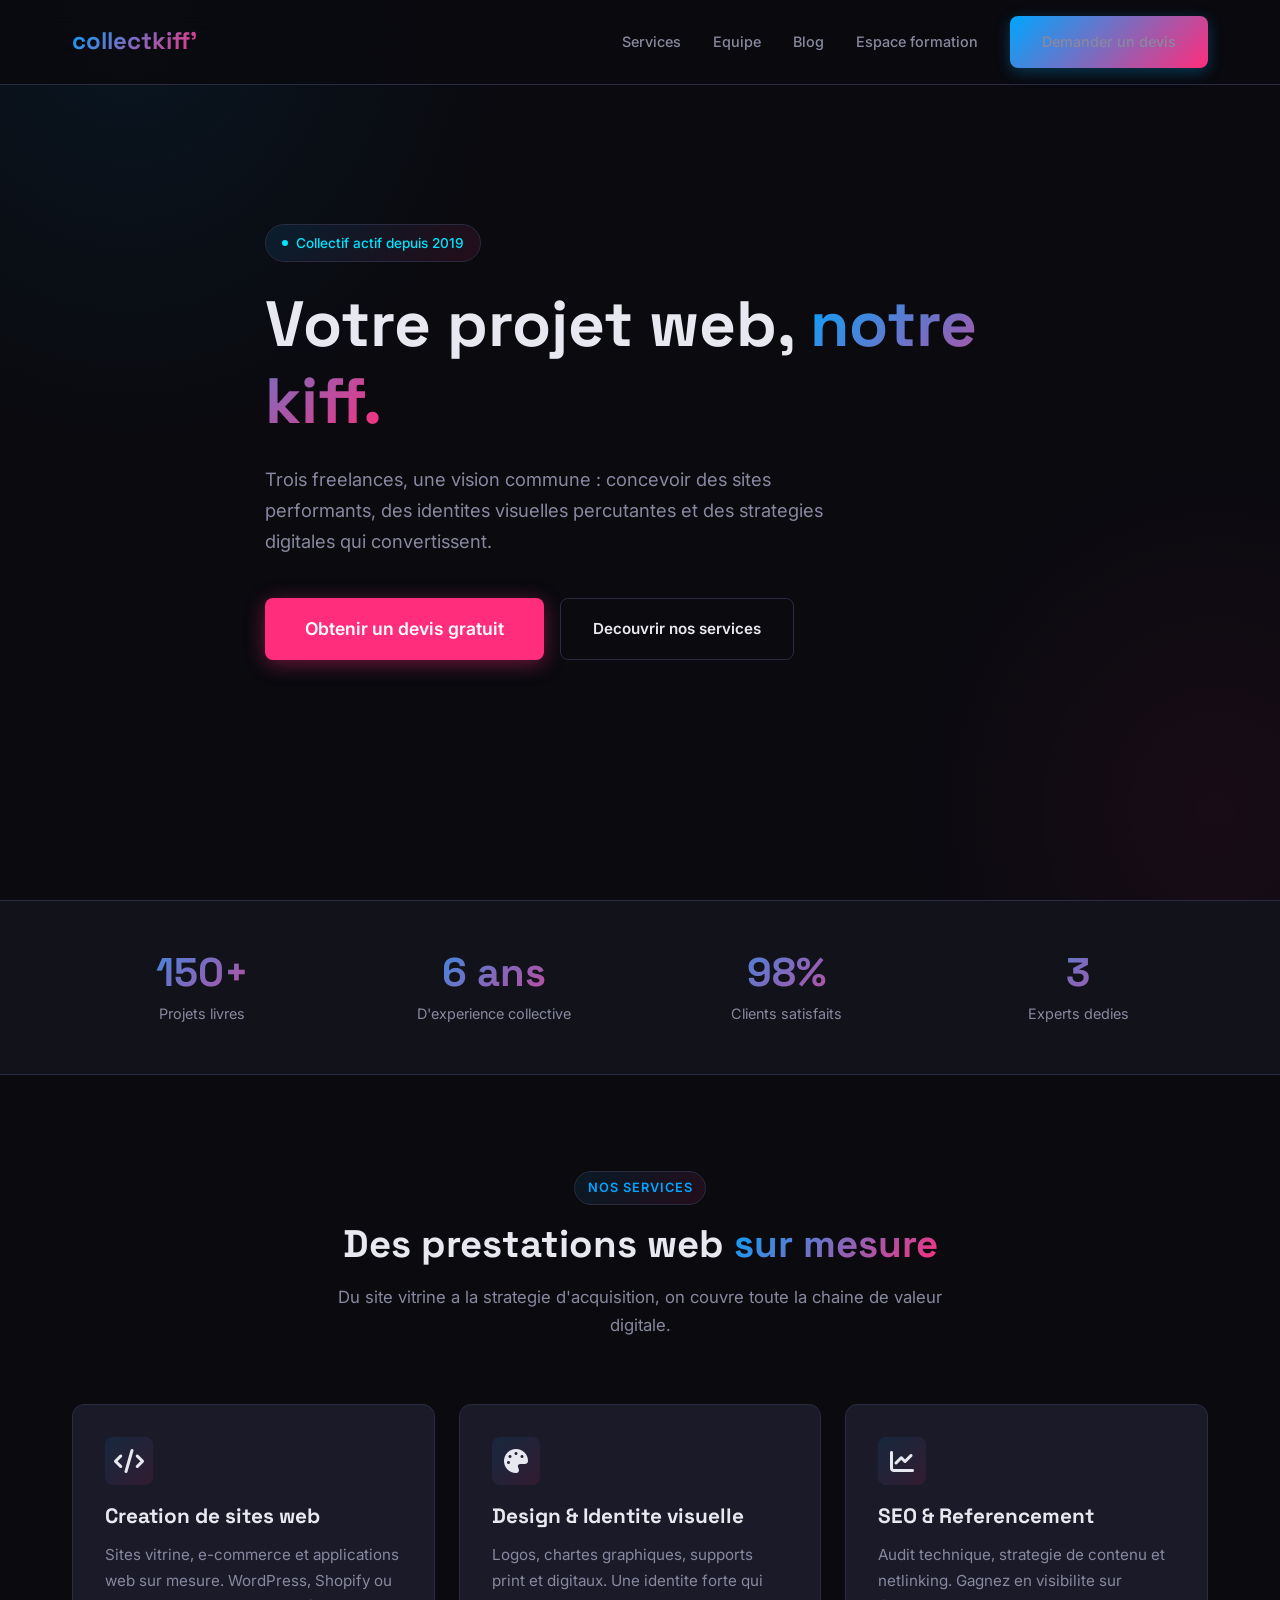
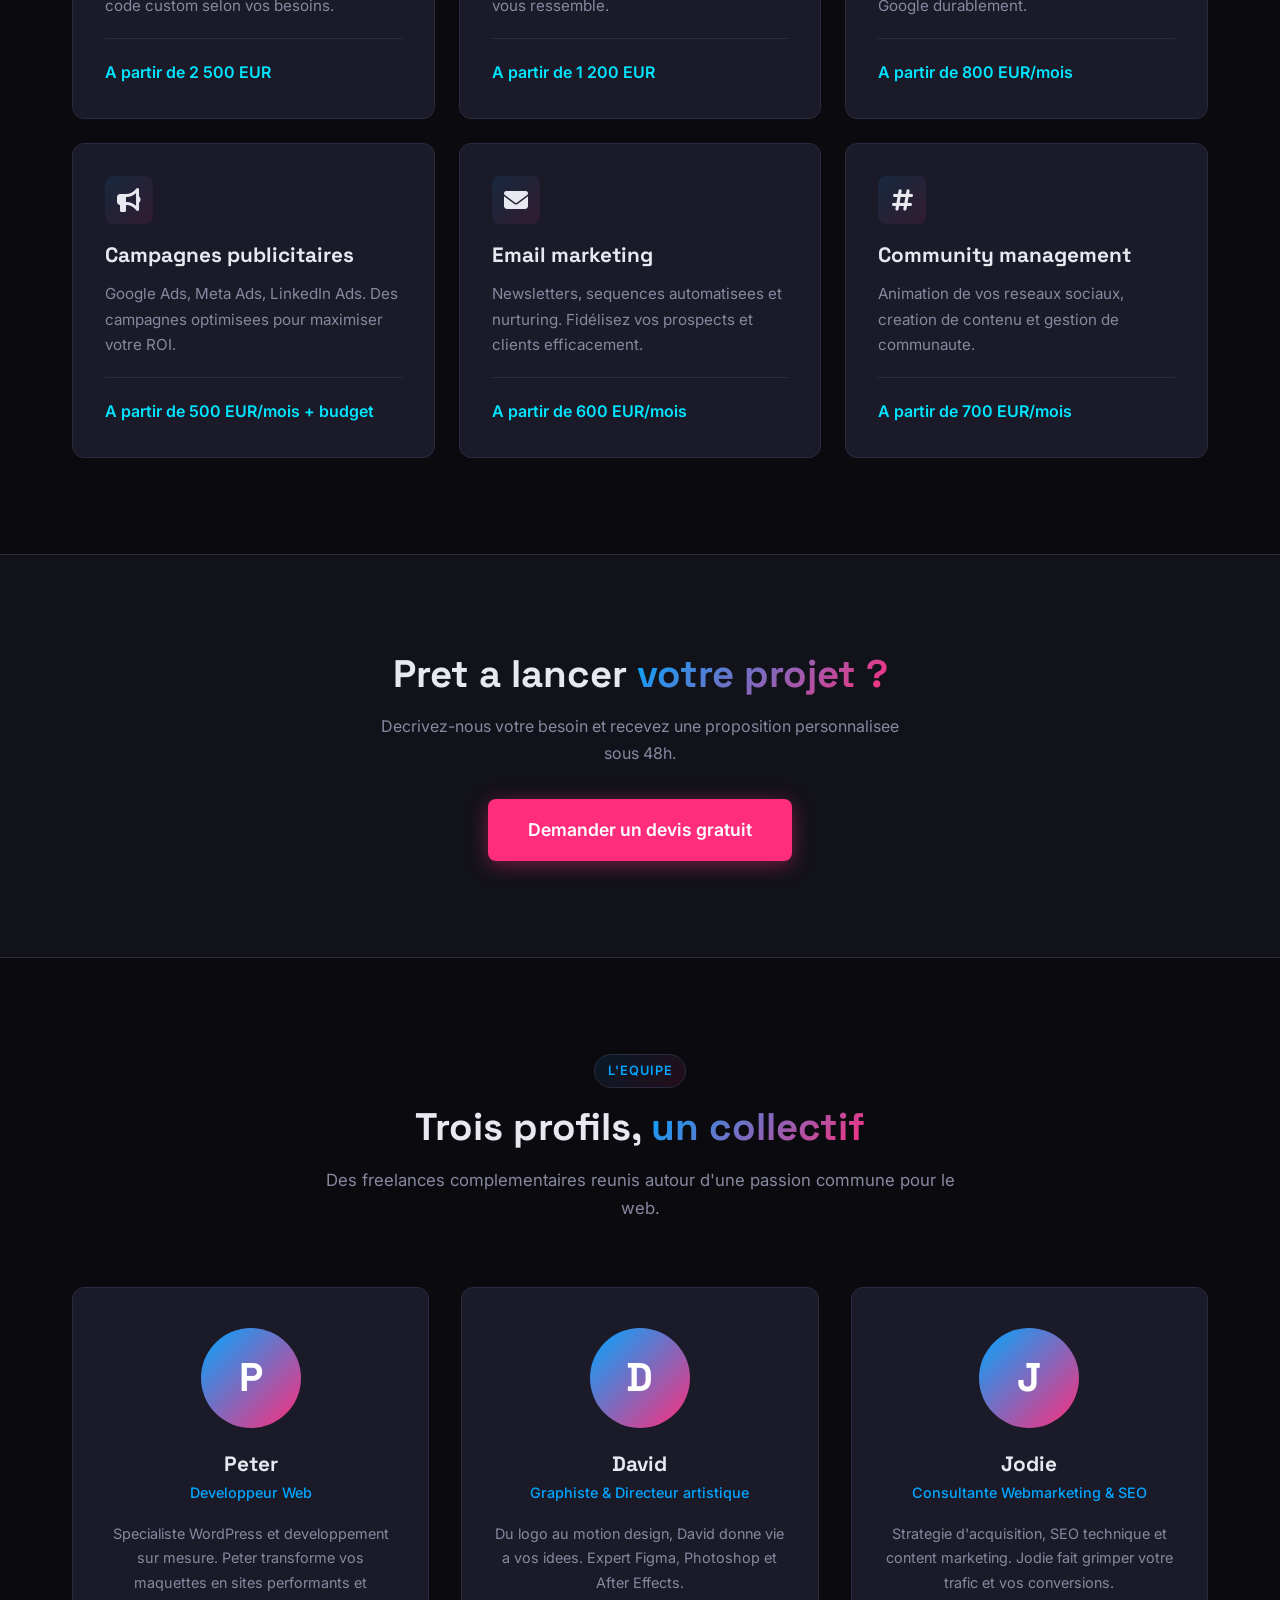
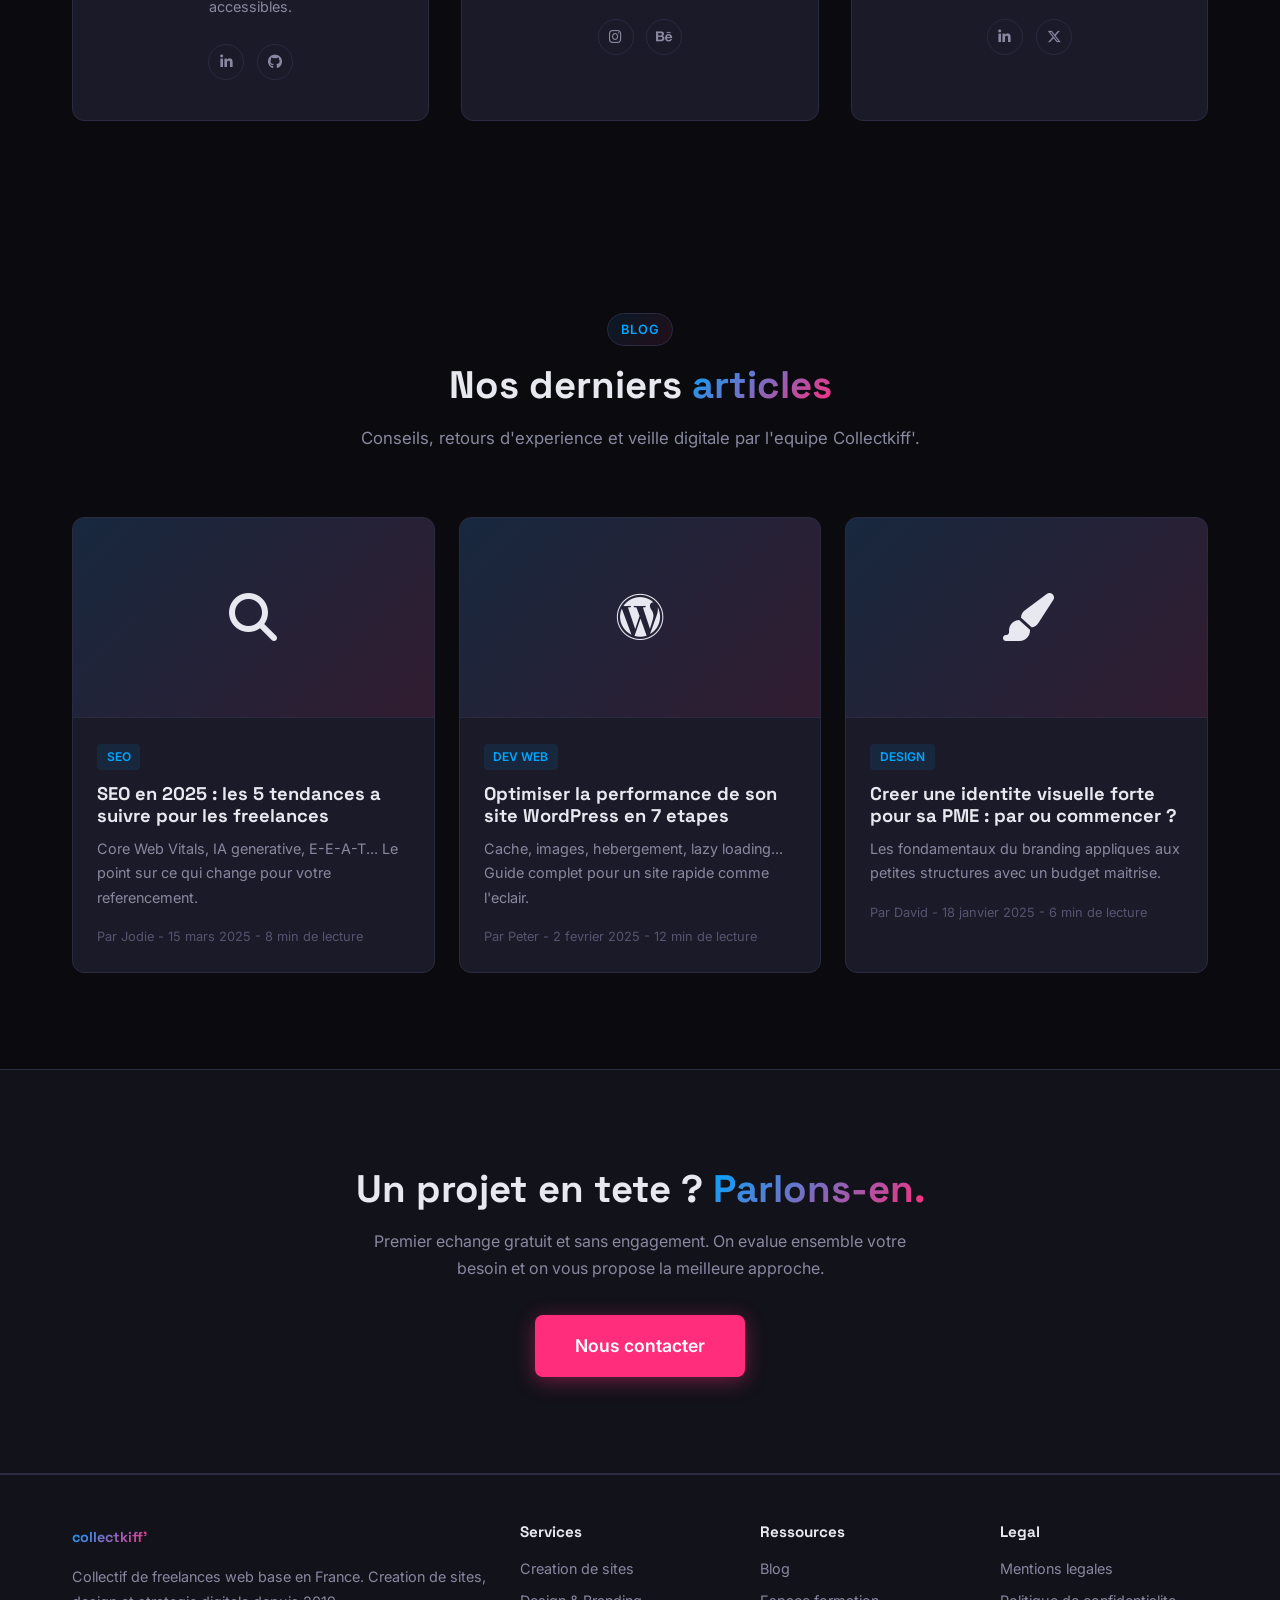
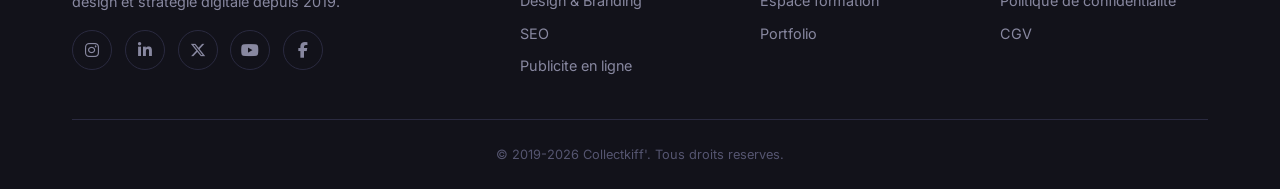
<file: index.html>
<!DOCTYPE html>
<html lang="fr">
<head>
  <meta charset="UTF-8">
  <meta name="viewport" content="width=device-width, initial-scale=1.0">
  <title>Collectkiff' - Collectif de Freelances Web</title>
  <link rel="stylesheet" href="assets/css/style.css">
  <link rel="stylesheet" href="https://cdnjs.cloudflare.com/ajax/libs/font-awesome/6.5.1/css/all.min.css">
  <!-- Google Tag Manager -->
  <script>(function(w,d,s,l,i){w[l]=w[l]||[];w[l].push({'gtm.start':
  new Date().getTime(),event:'gtm.js'});var f=d.getElementsByTagName(s)[0],
  j=d.createElement(s),dl=l!='dataLayer'?'&l='+l:'';j.async=true;j.src=
  'https://www.googletagmanager.com/gtm.js?id='+i+dl;f.parentNode.insertBefore(j,f);
  })(window,document,'script','dataLayer','GTM-W5HV362W');</script>
  <!-- End Google Tag Manager -->
</head>
<body>
<!-- Google Tag Manager (noscript) -->
<noscript><iframe src="https://www.googletagmanager.com/ns.html?id=GTM-W5HV362W"
height="0" width="0" style="display:none;visibility:hidden"></iframe></noscript>
<!-- End Google Tag Manager (noscript) -->

<!-- NAVBAR -->
<nav class="navbar">
  <div class="container">
    <a href="index.html" class="logo">collectkiff'</a>
    <ul class="nav-links">
      <li><a href="#services">Services</a></li>
      <li><a href="#equipe">Equipe</a></li>
      <li><a href="#blog">Blog</a></li>
      <li><a href="disclaimer.html">Espace formation</a></li>
      <li><a href="#contact" class="btn btn-primary" id="cta-nav-devis">Demander un devis</a></li>
    </ul>
  </div>
</nav>

<!-- HERO -->
<section class="hero">
  <div class="container">
    <div class="hero-content">
      <div class="hero-tag">Collectif actif depuis 2019</div>
      <h1>Votre projet web, <span class="gradient-text">notre kiff.</span></h1>
      <p>Trois freelances, une vision commune : concevoir des sites performants, des identites visuelles percutantes et des strategies digitales qui convertissent.</p>
      <div class="hero-buttons">
        <a href="#contact" class="btn btn-cta" id="cta-hero-devis" data-tracking="hero_cta_click">Obtenir un devis gratuit</a>
        <a href="#services" class="btn btn-secondary">Decouvrir nos services</a>
      </div>
    </div>
  </div>
</section>

<!-- STATS -->
<div class="stats-bar">
  <div class="container">
    <div class="stats-grid">
      <div class="stat-item">
        <h3>150+</h3>
        <p>Projets livres</p>
      </div>
      <div class="stat-item">
        <h3>6 ans</h3>
        <p>D'experience collective</p>
      </div>
      <div class="stat-item">
        <h3>98%</h3>
        <p>Clients satisfaits</p>
      </div>
      <div class="stat-item">
        <h3>3</h3>
        <p>Experts dedies</p>
      </div>
    </div>
  </div>
</div>

<!-- SERVICES -->
<section id="services">
  <div class="container">
    <div class="section-header">
      <span class="section-tag">Nos services</span>
      <h2>Des prestations web <span class="gradient-text">sur mesure</span></h2>
      <p>Du site vitrine a la strategie d'acquisition, on couvre toute la chaine de valeur digitale.</p>
    </div>
    <div class="services-grid">
      <div class="service-card">
        <div class="service-icon"><i class="fas fa-code"></i></div>
        <h3>Creation de sites web</h3>
        <p>Sites vitrine, e-commerce et applications web sur mesure. WordPress, Shopify ou code custom selon vos besoins.</p>
        <div class="price">A partir de 2 500 EUR</div>
      </div>
      <div class="service-card">
        <div class="service-icon"><i class="fas fa-palette"></i></div>
        <h3>Design & Identite visuelle</h3>
        <p>Logos, chartes graphiques, supports print et digitaux. Une identite forte qui vous ressemble.</p>
        <div class="price">A partir de 1 200 EUR</div>
      </div>
      <div class="service-card">
        <div class="service-icon"><i class="fas fa-chart-line"></i></div>
        <h3>SEO & Referencement</h3>
        <p>Audit technique, strategie de contenu et netlinking. Gagnez en visibilite sur Google durablement.</p>
        <div class="price">A partir de 800 EUR/mois</div>
      </div>
      <div class="service-card">
        <div class="service-icon"><i class="fas fa-bullhorn"></i></div>
        <h3>Campagnes publicitaires</h3>
        <p>Google Ads, Meta Ads, LinkedIn Ads. Des campagnes optimisees pour maximiser votre ROI.</p>
        <div class="price">A partir de 500 EUR/mois + budget</div>
      </div>
      <div class="service-card">
        <div class="service-icon"><i class="fas fa-envelope"></i></div>
        <h3>Email marketing</h3>
        <p>Newsletters, sequences automatisees et nurturing. Fidélisez vos prospects et clients efficacement.</p>
        <div class="price">A partir de 600 EUR/mois</div>
      </div>
      <div class="service-card">
        <div class="service-icon"><i class="fas fa-hashtag"></i></div>
        <h3>Community management</h3>
        <p>Animation de vos reseaux sociaux, creation de contenu et gestion de communaute.</p>
        <div class="price">A partir de 700 EUR/mois</div>
      </div>
    </div>
  </div>
</section>

<!-- CTA -->
<section class="cta-section">
  <div class="container">
    <h2>Pret a lancer <span class="gradient-text">votre projet ?</span></h2>
    <p>Decrivez-nous votre besoin et recevez une proposition personnalisee sous 48h.</p>
    <a href="#contact" class="btn btn-cta" id="cta-mid-devis" data-tracking="mid_cta_click">Demander un devis gratuit</a>
  </div>
</section>

<!-- EQUIPE -->
<section id="equipe">
  <div class="container">
    <div class="section-header">
      <span class="section-tag">L'equipe</span>
      <h2>Trois profils, <span class="gradient-text">un collectif</span></h2>
      <p>Des freelances complementaires reunis autour d'une passion commune pour le web.</p>
    </div>
    <div class="team-grid">
      <div class="team-card">
        <div class="team-avatar">P</div>
        <h3>Peter</h3>
        <div class="team-role">Developpeur Web</div>
        <p>Specialiste WordPress et developpement sur mesure. Peter transforme vos maquettes en sites performants et accessibles.</p>
        <div class="team-socials">
          <a href="disclaimer.html" title="LinkedIn"><i class="fab fa-linkedin-in"></i></a>
          <a href="disclaimer.html" title="GitHub"><i class="fab fa-github"></i></a>
        </div>
      </div>
      <div class="team-card">
        <div class="team-avatar">D</div>
        <h3>David</h3>
        <div class="team-role">Graphiste & Directeur artistique</div>
        <p>Du logo au motion design, David donne vie a vos idees. Expert Figma, Photoshop et After Effects.</p>
        <div class="team-socials">
          <a href="disclaimer.html" title="Instagram"><i class="fab fa-instagram"></i></a>
          <a href="disclaimer.html" title="Behance"><i class="fab fa-behance"></i></a>
        </div>
      </div>
      <div class="team-card">
        <div class="team-avatar">J</div>
        <h3>Jodie</h3>
        <div class="team-role">Consultante Webmarketing & SEO</div>
        <p>Strategie d'acquisition, SEO technique et content marketing. Jodie fait grimper votre trafic et vos conversions.</p>
        <div class="team-socials">
          <a href="disclaimer.html" title="LinkedIn"><i class="fab fa-linkedin-in"></i></a>
          <a href="disclaimer.html" title="Twitter"><i class="fab fa-x-twitter"></i></a>
        </div>
      </div>
    </div>
  </div>
</section>

<!-- BLOG -->
<section id="blog">
  <div class="container">
    <div class="section-header">
      <span class="section-tag">Blog</span>
      <h2>Nos derniers <span class="gradient-text">articles</span></h2>
      <p>Conseils, retours d'experience et veille digitale par l'equipe Collectkiff'.</p>
    </div>
    <div class="blog-grid">
      <a href="blog/seo-freelance-2025.html" class="blog-card">
        <div class="blog-card-img"><i class="fas fa-search"></i></div>
        <div class="blog-card-body">
          <span class="blog-tag">SEO</span>
          <h3>SEO en 2025 : les 5 tendances a suivre pour les freelances</h3>
          <p>Core Web Vitals, IA generative, E-E-A-T... Le point sur ce qui change pour votre referencement.</p>
          <div class="blog-meta">Par Jodie - 15 mars 2025 - 8 min de lecture</div>
        </div>
      </a>
      <a href="blog/wordpress-performance.html" class="blog-card">
        <div class="blog-card-img"><i class="fab fa-wordpress"></i></div>
        <div class="blog-card-body">
          <span class="blog-tag">Dev Web</span>
          <h3>Optimiser la performance de son site WordPress en 7 etapes</h3>
          <p>Cache, images, hebergement, lazy loading... Guide complet pour un site rapide comme l'eclair.</p>
          <div class="blog-meta">Par Peter - 2 fevrier 2025 - 12 min de lecture</div>
        </div>
      </a>
      <a href="blog/identite-visuelle-pme.html" class="blog-card">
        <div class="blog-card-img"><i class="fas fa-paint-brush"></i></div>
        <div class="blog-card-body">
          <span class="blog-tag">Design</span>
          <h3>Creer une identite visuelle forte pour sa PME : par ou commencer ?</h3>
          <p>Les fondamentaux du branding appliques aux petites structures avec un budget maitrise.</p>
          <div class="blog-meta">Par David - 18 janvier 2025 - 6 min de lecture</div>
        </div>
      </a>
    </div>
  </div>
</section>

<!-- CONTACT / CTA FINAL -->
<section class="cta-section" id="contact">
  <div class="container">
    <h2>Un projet en tete ? <span class="gradient-text">Parlons-en.</span></h2>
    <p>Premier echange gratuit et sans engagement. On evalue ensemble votre besoin et on vous propose la meilleure approche.</p>
    <a href="mailto:contact@colleckiff.fr" class="btn btn-cta" id="cta-footer-contact" data-tracking="footer_cta_click">Nous contacter</a>
  </div>
</section>

<!-- FOOTER -->
<footer class="footer">
  <div class="container">
    <div class="footer-grid">
      <div class="footer-col">
        <a href="index.html" class="logo" style="display:inline-block;margin-bottom:1rem">collectkiff'</a>
        <p>Collectif de freelances web base en France. Creation de sites, design et strategie digitale depuis 2019.</p>
        <div class="footer-social">
          <a href="disclaimer.html" title="Instagram"><i class="fab fa-instagram"></i></a>
          <a href="disclaimer.html" title="LinkedIn"><i class="fab fa-linkedin-in"></i></a>
          <a href="disclaimer.html" title="Twitter"><i class="fab fa-x-twitter"></i></a>
          <a href="disclaimer.html" title="YouTube"><i class="fab fa-youtube"></i></a>
          <a href="disclaimer.html" title="Facebook"><i class="fab fa-facebook-f"></i></a>
        </div>
      </div>
      <div class="footer-col">
        <h4>Services</h4>
        <a href="#services">Creation de sites</a>
        <a href="#services">Design & Branding</a>
        <a href="#services">SEO</a>
        <a href="#services">Publicite en ligne</a>
      </div>
      <div class="footer-col">
        <h4>Ressources</h4>
        <a href="#blog">Blog</a>
        <a href="disclaimer.html">Espace formation</a>
        <a href="disclaimer.html">Portfolio</a>
      </div>
      <div class="footer-col">
        <h4>Legal</h4>
        <a href="mentions-legales.html">Mentions legales</a>
        <a href="mentions-legales.html">Politique de confidentialite</a>
        <a href="mentions-legales.html">CGV</a>
      </div>
    </div>
    <div class="footer-bottom">
      <p>&copy; 2019-2026 Collectkiff'. Tous droits reserves.</p>
    </div>
  </div>
</footer>

</body>
</html>
</file>
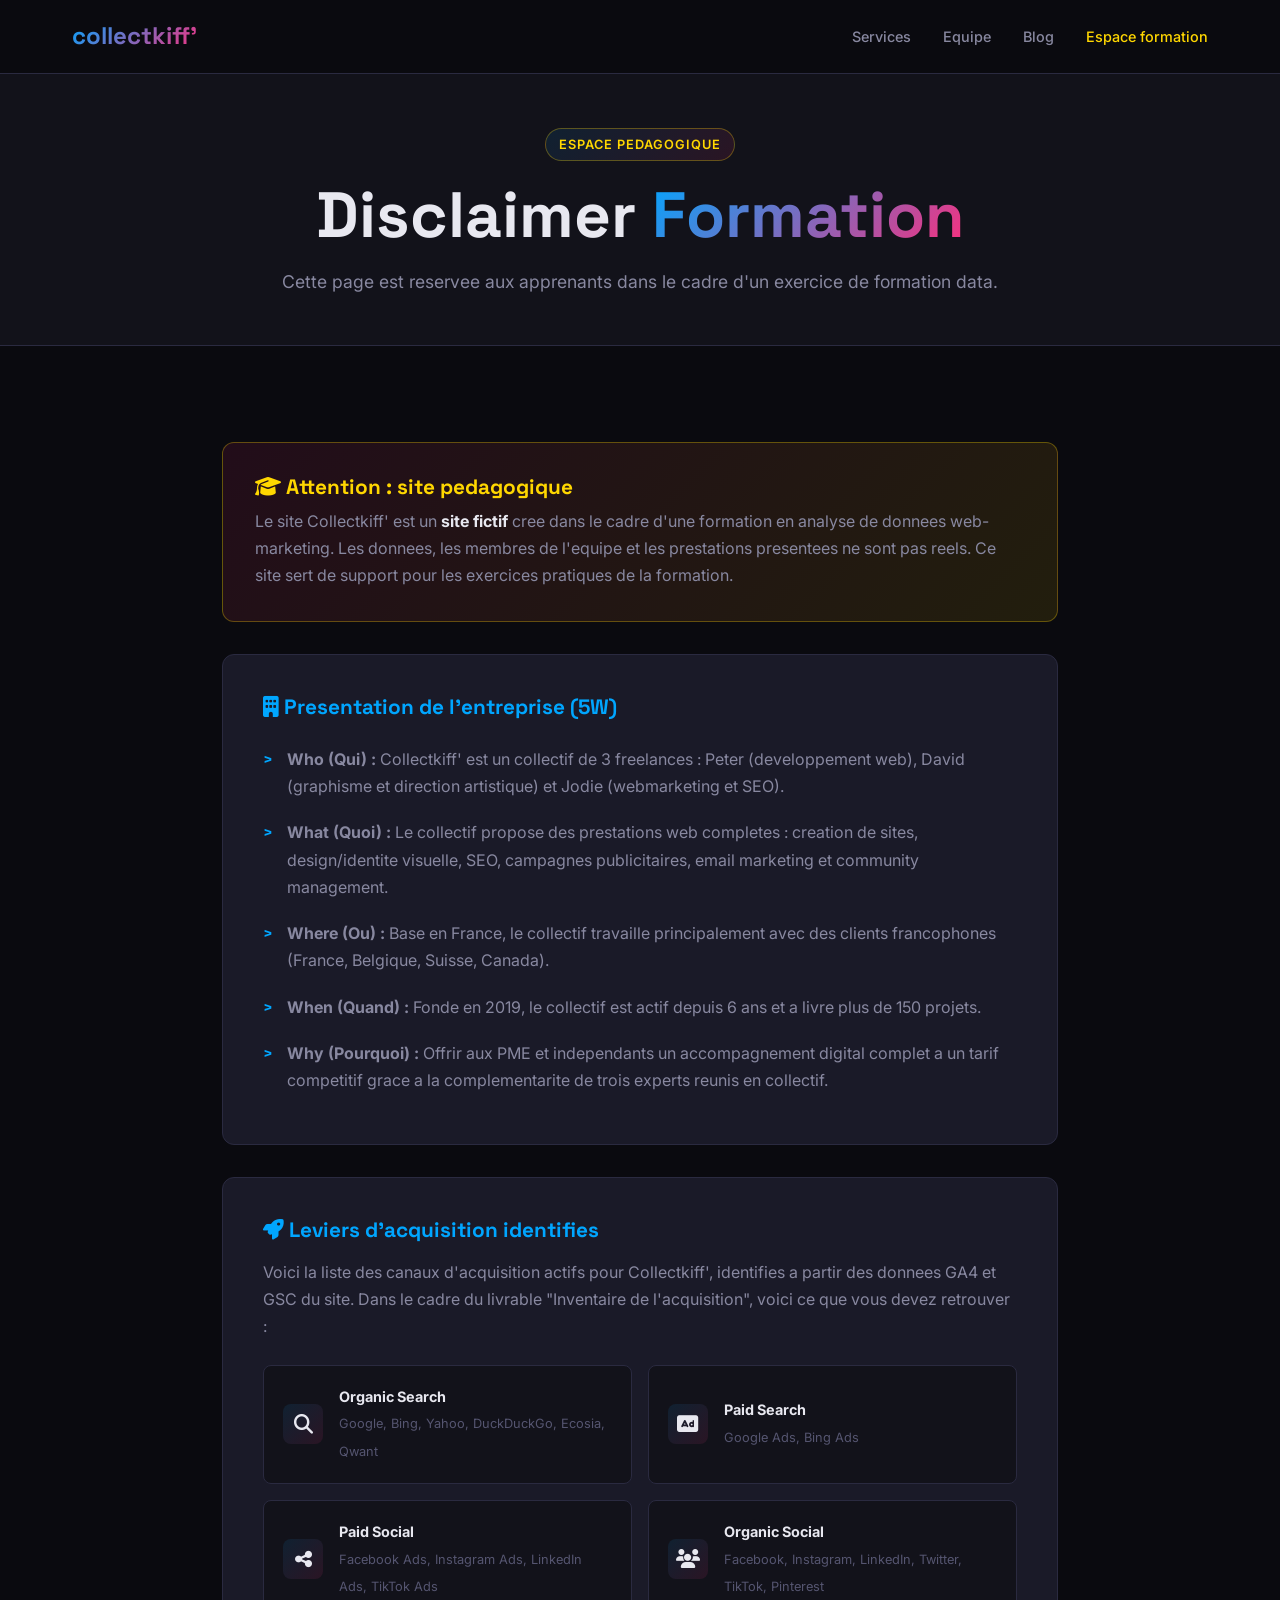
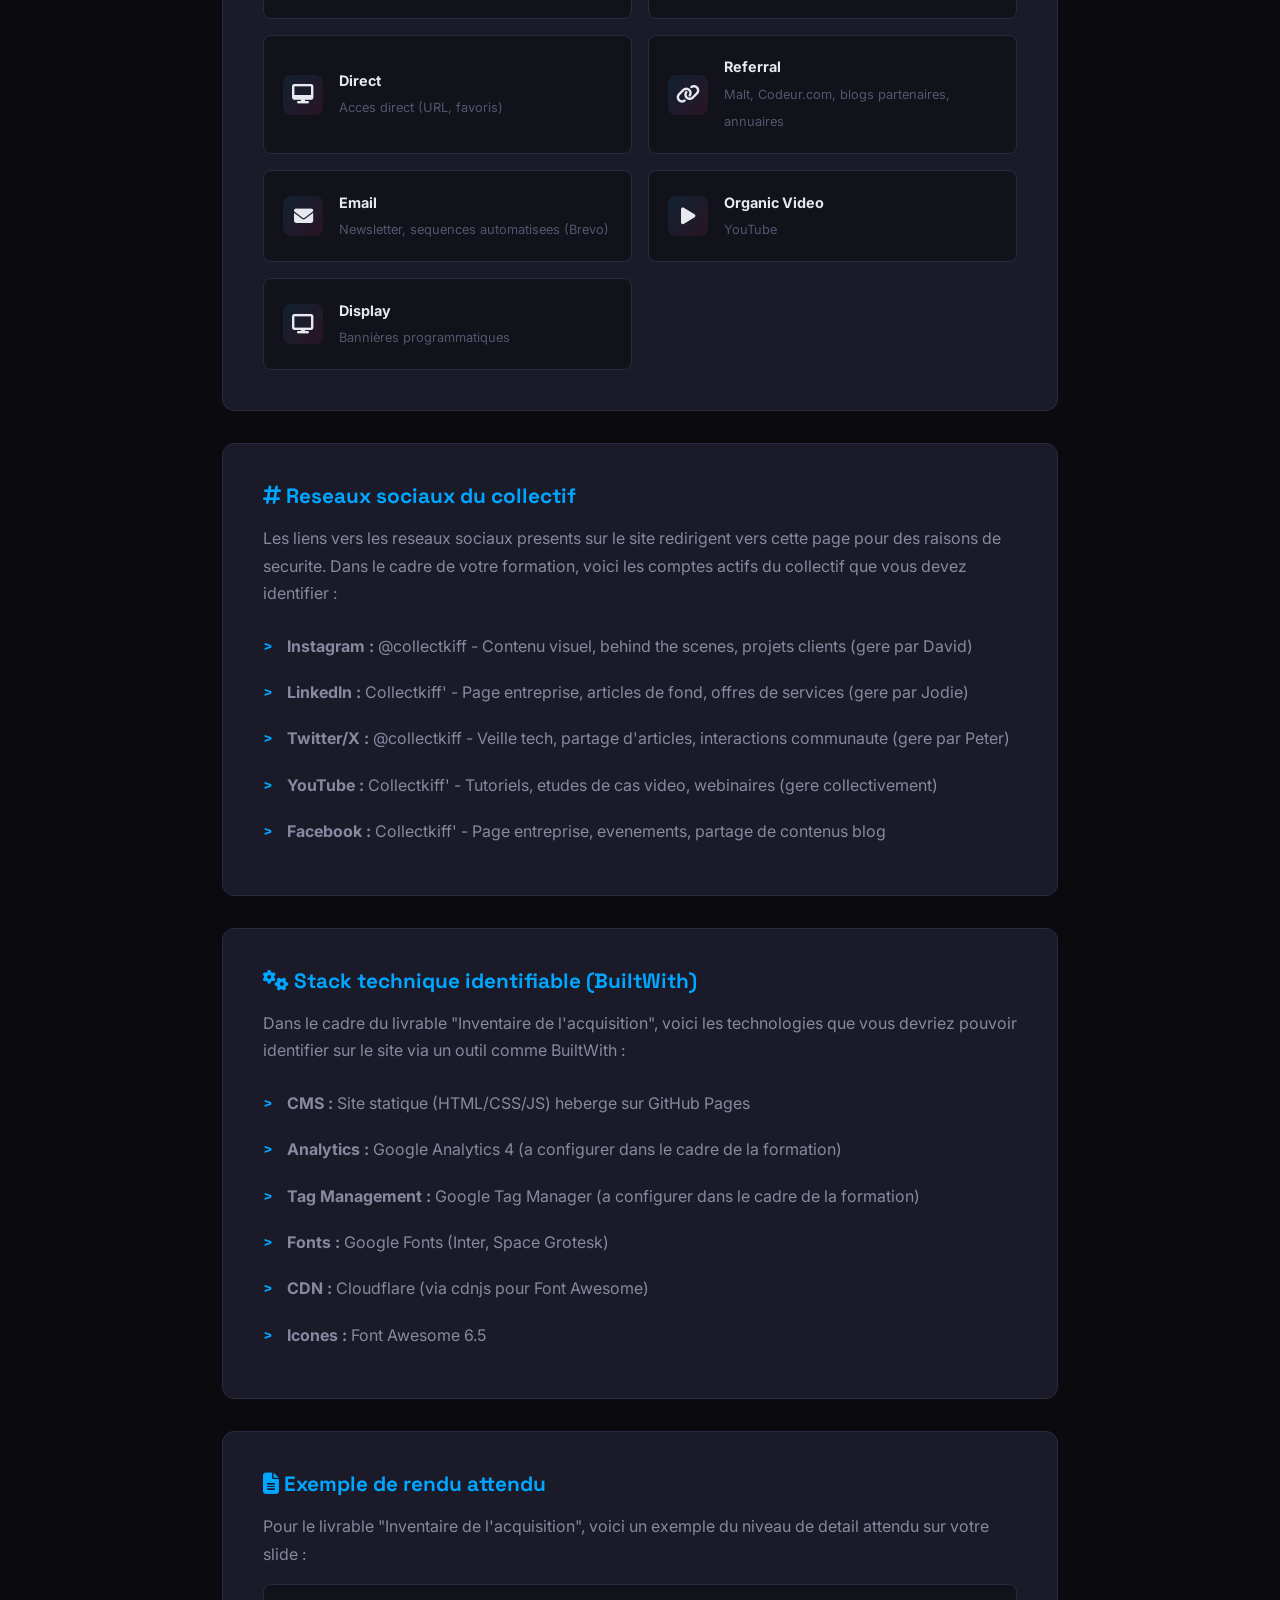
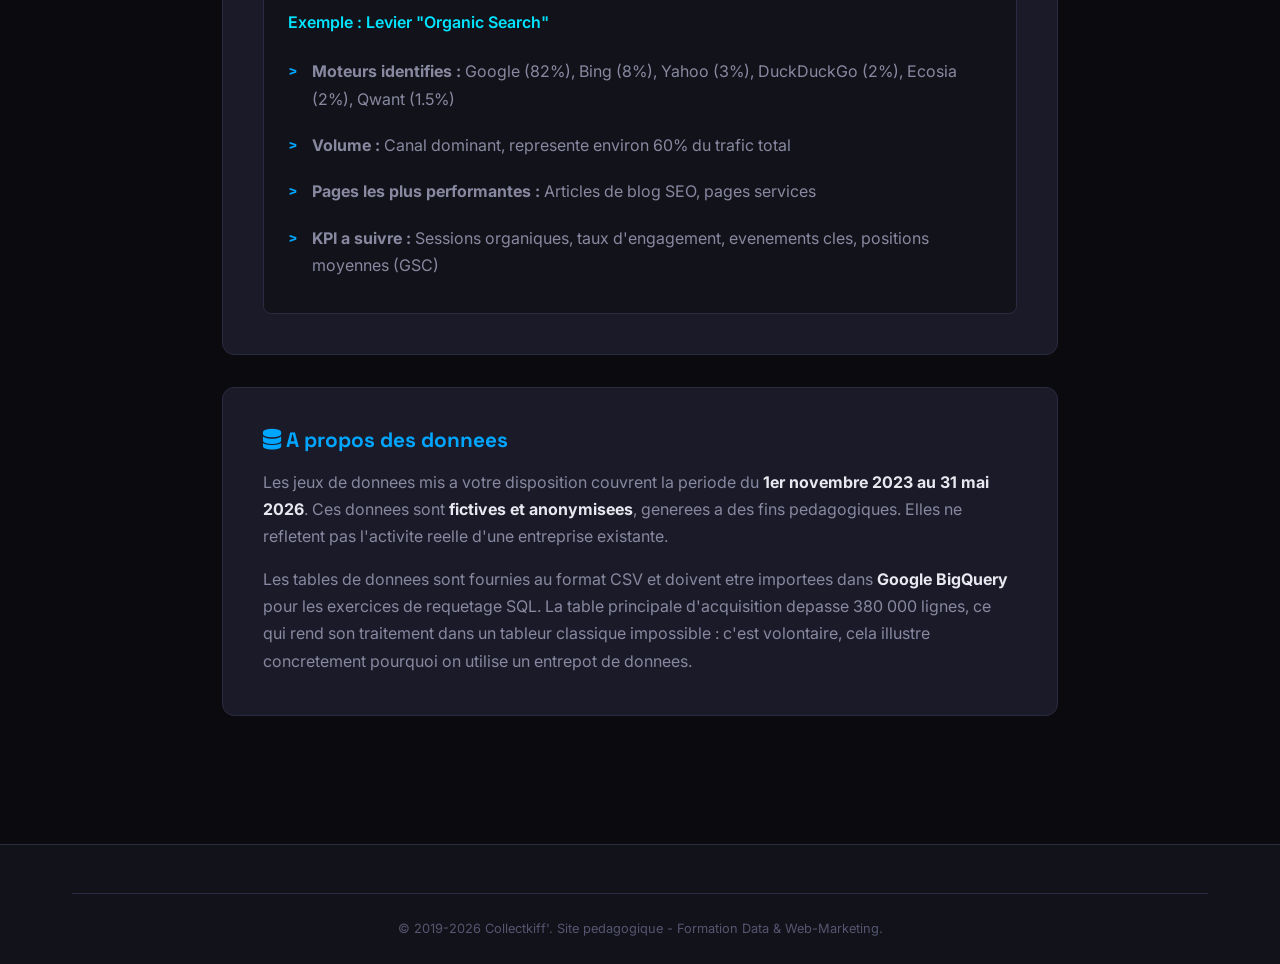
<file: disclaimer.html>
<!DOCTYPE html>
<html lang="fr">
<head>
  <meta charset="UTF-8">
  <meta name="viewport" content="width=device-width, initial-scale=1.0">
  <title>Espace Formation - Collectkiff'</title>
  <link rel="stylesheet" href="assets/css/style.css">
  <link rel="stylesheet" href="https://cdnjs.cloudflare.com/ajax/libs/font-awesome/6.5.1/css/all.min.css">
  <!-- Google Tag Manager -->
  <script>(function(w,d,s,l,i){w[l]=w[l]||[];w[l].push({'gtm.start':
  new Date().getTime(),event:'gtm.js'});var f=d.getElementsByTagName(s)[0],
  j=d.createElement(s),dl=l!='dataLayer'?'&l='+l:'';j.async=true;j.src=
  'https://www.googletagmanager.com/gtm.js?id='+i+dl;f.parentNode.insertBefore(j,f);
  })(window,document,'script','dataLayer','GTM-W5HV362W');</script>
  <!-- End Google Tag Manager -->
</head>
<body>
<!-- Google Tag Manager (noscript) -->
<noscript><iframe src="https://www.googletagmanager.com/ns.html?id=GTM-W5HV362W"
height="0" width="0" style="display:none;visibility:hidden"></iframe></noscript>
<!-- End Google Tag Manager (noscript) -->

<nav class="navbar">
  <div class="container">
    <a href="index.html" class="logo">collectkiff'</a>
    <ul class="nav-links">
      <li><a href="index.html#services">Services</a></li>
      <li><a href="equipe.html">Equipe</a></li>
      <li><a href="index.html#blog">Blog</a></li>
      <li><a href="disclaimer.html" style="color:var(--accent-gold)">Espace formation</a></li>
    </ul>
  </div>
</nav>

<div class="page-header">
  <div class="container">
    <span class="section-tag" style="border-color:rgba(255,215,0,0.3);color:var(--accent-gold)">Espace pedagogique</span>
    <h1>Disclaimer <span class="gradient-text">Formation</span></h1>
    <p>Cette page est reservee aux apprenants dans le cadre d'un exercice de formation data.</p>
  </div>
</div>

<section>
  <div class="container" style="max-width:900px">

    <!-- BANNER PRINCIPALE -->
    <div class="disclaimer-banner">
      <h3><i class="fas fa-graduation-cap"></i> Attention : site pedagogique</h3>
      <p style="color:var(--text-secondary)">Le site Collectkiff' est un <strong style="color:var(--text-primary)">site fictif</strong> cree dans le cadre d'une formation en analyse de donnees web-marketing. Les donnees, les membres de l'equipe et les prestations presentees ne sont pas reels. Ce site sert de support pour les exercices pratiques de la formation.</p>
    </div>

    <!-- CONTEXTE DE L'ENTREPRISE (5W) -->
    <div class="disclaimer-content">
      <h3><i class="fas fa-building"></i> Presentation de l'entreprise (5W)</h3>
      <ul>
        <li><strong>Who (Qui) :</strong> Collectkiff' est un collectif de 3 freelances : Peter (developpement web), David (graphisme et direction artistique) et Jodie (webmarketing et SEO).</li>
        <li><strong>What (Quoi) :</strong> Le collectif propose des prestations web completes : creation de sites, design/identite visuelle, SEO, campagnes publicitaires, email marketing et community management.</li>
        <li><strong>Where (Ou) :</strong> Base en France, le collectif travaille principalement avec des clients francophones (France, Belgique, Suisse, Canada).</li>
        <li><strong>When (Quand) :</strong> Fonde en 2019, le collectif est actif depuis 6 ans et a livre plus de 150 projets.</li>
        <li><strong>Why (Pourquoi) :</strong> Offrir aux PME et independants un accompagnement digital complet a un tarif competitif grace a la complementarite de trois experts reunis en collectif.</li>
      </ul>
    </div>

    <!-- LEVIERS D'ACQUISITION -->
    <div class="disclaimer-content">
      <h3><i class="fas fa-rocket"></i> Leviers d'acquisition identifies</h3>
      <p style="color:var(--text-secondary);margin-bottom:1rem">Voici la liste des canaux d'acquisition actifs pour Collectkiff', identifies a partir des donnees GA4 et GSC du site. Dans le cadre du livrable "Inventaire de l'acquisition", voici ce que vous devez retrouver :</p>
      <div class="channel-grid">
        <div class="channel-item">
          <div class="channel-icon"><i class="fas fa-search"></i></div>
          <div><strong>Organic Search</strong><span>Google, Bing, Yahoo, DuckDuckGo, Ecosia, Qwant</span></div>
        </div>
        <div class="channel-item">
          <div class="channel-icon"><i class="fas fa-ad"></i></div>
          <div><strong>Paid Search</strong><span>Google Ads, Bing Ads</span></div>
        </div>
        <div class="channel-item">
          <div class="channel-icon"><i class="fas fa-share-alt"></i></div>
          <div><strong>Paid Social</strong><span>Facebook Ads, Instagram Ads, LinkedIn Ads, TikTok Ads</span></div>
        </div>
        <div class="channel-item">
          <div class="channel-icon"><i class="fas fa-users"></i></div>
          <div><strong>Organic Social</strong><span>Facebook, Instagram, LinkedIn, Twitter, TikTok, Pinterest</span></div>
        </div>
        <div class="channel-item">
          <div class="channel-icon"><i class="fas fa-desktop"></i></div>
          <div><strong>Direct</strong><span>Acces direct (URL, favoris)</span></div>
        </div>
        <div class="channel-item">
          <div class="channel-icon"><i class="fas fa-link"></i></div>
          <div><strong>Referral</strong><span>Malt, Codeur.com, blogs partenaires, annuaires</span></div>
        </div>
        <div class="channel-item">
          <div class="channel-icon"><i class="fas fa-envelope"></i></div>
          <div><strong>Email</strong><span>Newsletter, sequences automatisees (Brevo)</span></div>
        </div>
        <div class="channel-item">
          <div class="channel-icon"><i class="fas fa-play"></i></div>
          <div><strong>Organic Video</strong><span>YouTube</span></div>
        </div>
        <div class="channel-item">
          <div class="channel-icon"><i class="fas fa-display"></i></div>
          <div><strong>Display</strong><span>Bannières programmatiques</span></div>
        </div>
      </div>
    </div>

    <!-- RESEAUX SOCIAUX -->
    <div class="disclaimer-content">
      <h3><i class="fas fa-hashtag"></i> Reseaux sociaux du collectif</h3>
      <p style="color:var(--text-secondary);margin-bottom:1rem">Les liens vers les reseaux sociaux presents sur le site redirigent vers cette page pour des raisons de securite. Dans le cadre de votre formation, voici les comptes actifs du collectif que vous devez identifier :</p>
      <ul>
        <li><strong>Instagram :</strong> @collectkiff - Contenu visuel, behind the scenes, projets clients (gere par David)</li>
        <li><strong>LinkedIn :</strong> Collectkiff' - Page entreprise, articles de fond, offres de services (gere par Jodie)</li>
        <li><strong>Twitter/X :</strong> @collectkiff - Veille tech, partage d'articles, interactions communaute (gere par Peter)</li>
        <li><strong>YouTube :</strong> Collectkiff' - Tutoriels, etudes de cas video, webinaires (gere collectivement)</li>
        <li><strong>Facebook :</strong> Collectkiff' - Page entreprise, evenements, partage de contenus blog</li>
      </ul>
    </div>

    <!-- TECHNOLOGIES IDENTIFIEES -->
    <div class="disclaimer-content">
      <h3><i class="fas fa-cogs"></i> Stack technique identifiable (BuiltWith)</h3>
      <p style="color:var(--text-secondary);margin-bottom:1rem">Dans le cadre du livrable "Inventaire de l'acquisition", voici les technologies que vous devriez pouvoir identifier sur le site via un outil comme BuiltWith :</p>
      <ul>
        <li><strong>CMS :</strong> Site statique (HTML/CSS/JS) heberge sur GitHub Pages</li>
        <li><strong>Analytics :</strong> Google Analytics 4 (a configurer dans le cadre de la formation)</li>
        <li><strong>Tag Management :</strong> Google Tag Manager (a configurer dans le cadre de la formation)</li>
        <li><strong>Fonts :</strong> Google Fonts (Inter, Space Grotesk)</li>
        <li><strong>CDN :</strong> Cloudflare (via cdnjs pour Font Awesome)</li>
        <li><strong>Icones :</strong> Font Awesome 6.5</li>
      </ul>
    </div>

    <!-- EXEMPLE DE LIVRABLE -->
    <div class="disclaimer-content">
      <h3><i class="fas fa-file-alt"></i> Exemple de rendu attendu</h3>
      <p style="color:var(--text-secondary);margin-bottom:1rem">Pour le livrable "Inventaire de l'acquisition", voici un exemple du niveau de detail attendu sur votre slide :</p>
      <div style="background:var(--bg-secondary);border:1px solid var(--border);border-radius:var(--radius-sm);padding:1.5rem;margin-top:1rem">
        <p style="color:var(--accent-cyan);font-weight:600;margin-bottom:.8rem">Exemple : Levier "Organic Search"</p>
        <ul>
          <li><strong>Moteurs identifies :</strong> Google (82%), Bing (8%), Yahoo (3%), DuckDuckGo (2%), Ecosia (2%), Qwant (1.5%)</li>
          <li><strong>Volume :</strong> Canal dominant, represente environ 60% du trafic total</li>
          <li><strong>Pages les plus performantes :</strong> Articles de blog SEO, pages services</li>
          <li><strong>KPI a suivre :</strong> Sessions organiques, taux d'engagement, evenements cles, positions moyennes (GSC)</li>
        </ul>
      </div>
    </div>

    <!-- DONNEES & BIGQUERY -->
    <div class="disclaimer-content">
      <h3><i class="fas fa-database"></i> A propos des donnees</h3>
      <p style="color:var(--text-secondary)">Les jeux de donnees mis a votre disposition couvrent la periode du <strong style="color:var(--text-primary)">1er novembre 2023 au 31 mai 2026</strong>. Ces donnees sont <strong style="color:var(--text-primary)">fictives et anonymisees</strong>, generees a des fins pedagogiques. Elles ne refletent pas l'activite reelle d'une entreprise existante.</p>
      <p style="color:var(--text-secondary);margin-top:1rem">Les tables de donnees sont fournies au format CSV et doivent etre importees dans <strong style="color:var(--text-primary)">Google BigQuery</strong> pour les exercices de requetage SQL. La table principale d'acquisition depasse 380 000 lignes, ce qui rend son traitement dans un tableur classique impossible : c'est volontaire, cela illustre concretement pourquoi on utilise un entrepot de donnees.</p>
    </div>

  </div>
</section>

<footer class="footer">
  <div class="container">
    <div class="footer-bottom">
      <p>&copy; 2019-2026 Collectkiff'. Site pedagogique - Formation Data & Web-Marketing.</p>
    </div>
  </div>
</footer>

</body>
</html>
</file>
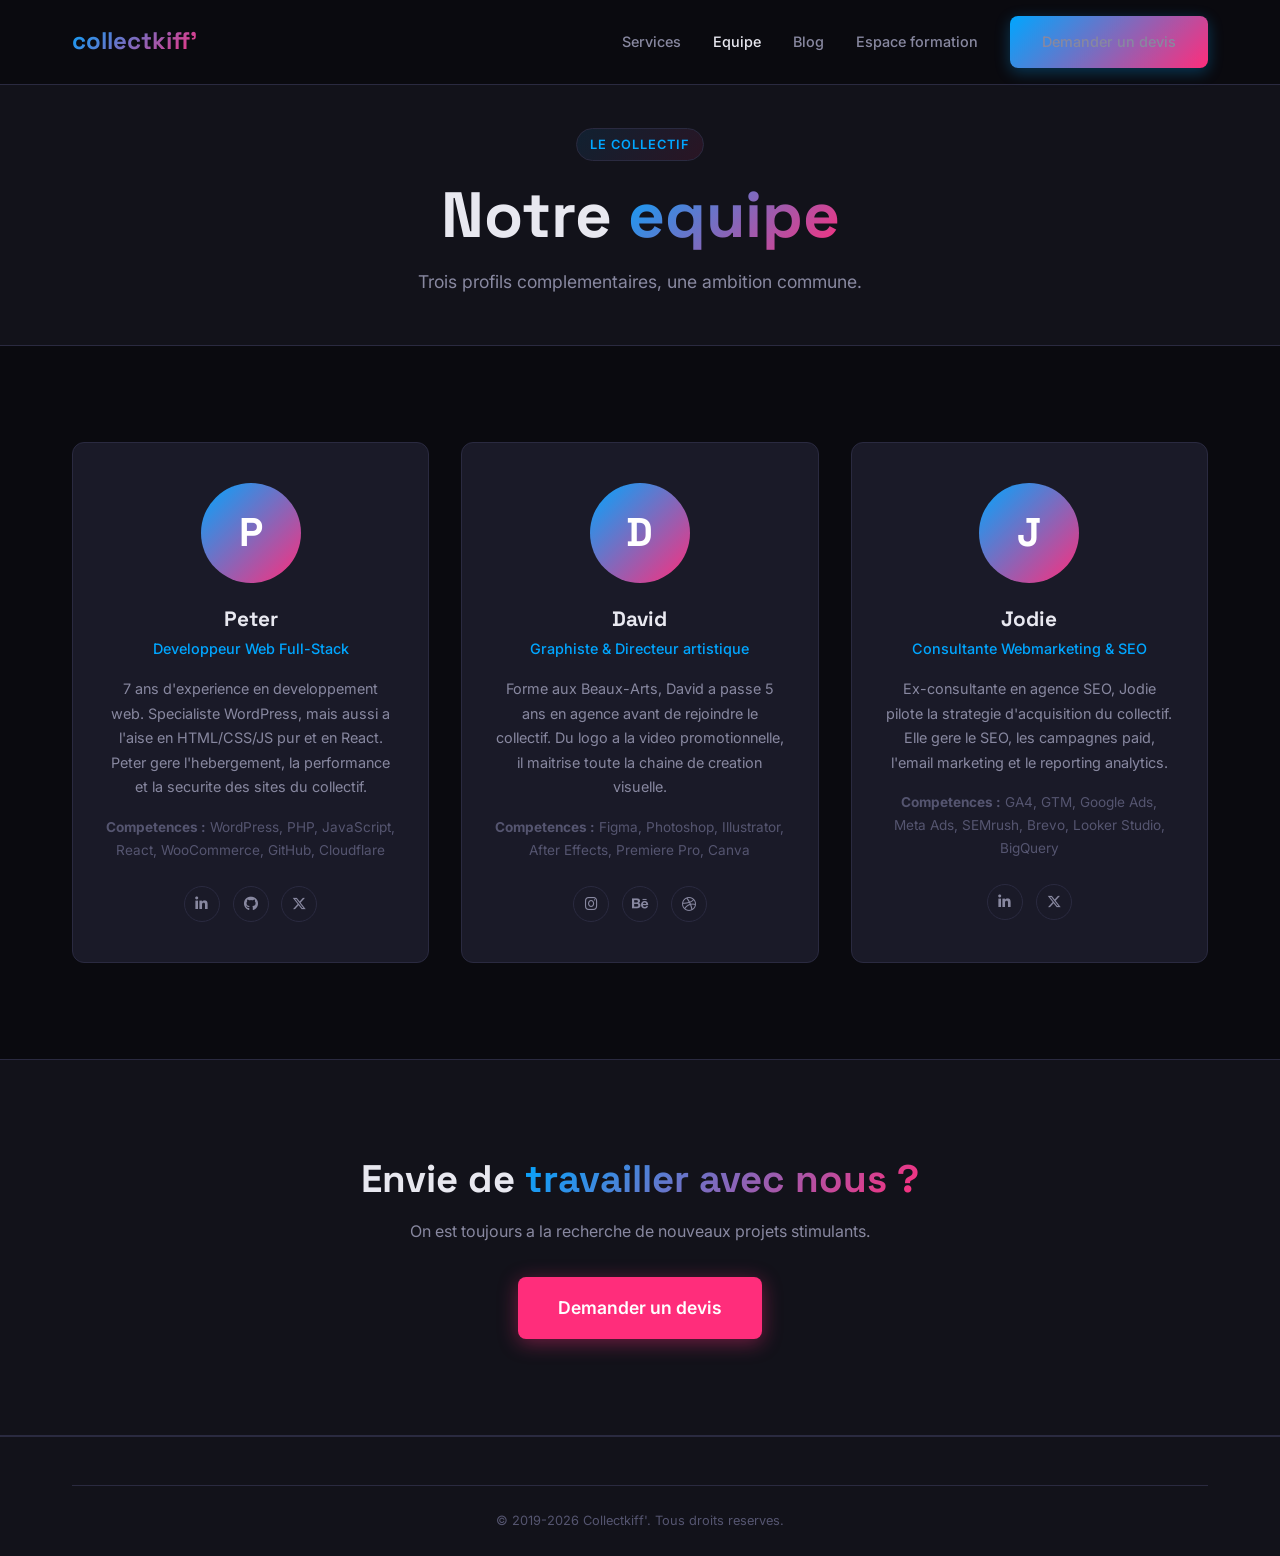
<file: equipe.html>
<!DOCTYPE html>
<html lang="fr">
<head>
  <meta charset="UTF-8">
  <meta name="viewport" content="width=device-width, initial-scale=1.0">
  <title>Notre equipe - Collectkiff'</title>
  <link rel="stylesheet" href="assets/css/style.css">
  <link rel="stylesheet" href="https://cdnjs.cloudflare.com/ajax/libs/font-awesome/6.5.1/css/all.min.css">
  <!-- Google Tag Manager -->
  <script>(function(w,d,s,l,i){w[l]=w[l]||[];w[l].push({'gtm.start':
  new Date().getTime(),event:'gtm.js'});var f=d.getElementsByTagName(s)[0],
  j=d.createElement(s),dl=l!='dataLayer'?'&l='+l:'';j.async=true;j.src=
  'https://www.googletagmanager.com/gtm.js?id='+i+dl;f.parentNode.insertBefore(j,f);
  })(window,document,'script','dataLayer','GTM-W5HV362W');</script>
  <!-- End Google Tag Manager -->
</head>
<body>
<!-- Google Tag Manager (noscript) -->
<noscript><iframe src="https://www.googletagmanager.com/ns.html?id=GTM-W5HV362W"
height="0" width="0" style="display:none;visibility:hidden"></iframe></noscript>
<!-- End Google Tag Manager (noscript) -->
<nav class="navbar"><div class="container"><a href="index.html" class="logo">collectkiff'</a><ul class="nav-links"><li><a href="index.html#services">Services</a></li><li><a href="equipe.html" style="color:var(--text-primary)">Equipe</a></li><li><a href="index.html#blog">Blog</a></li><li><a href="disclaimer.html">Espace formation</a></li><li><a href="index.html#contact" class="btn btn-primary">Demander un devis</a></li></ul></div></nav>

<div class="page-header">
  <div class="container">
    <span class="section-tag">Le collectif</span>
    <h1>Notre <span class="gradient-text">equipe</span></h1>
    <p>Trois profils complementaires, une ambition commune.</p>
  </div>
</div>

<section>
  <div class="container">
    <div class="team-grid">
      <div class="team-card">
        <div class="team-avatar">P</div>
        <h3>Peter</h3>
        <div class="team-role">Developpeur Web Full-Stack</div>
        <p>7 ans d'experience en developpement web. Specialiste WordPress, mais aussi a l'aise en HTML/CSS/JS pur et en React. Peter gere l'hebergement, la performance et la securite des sites du collectif.</p>
        <p style="margin-top:1rem;color:var(--text-muted);font-size:.85rem"><strong>Competences :</strong> WordPress, PHP, JavaScript, React, WooCommerce, GitHub, Cloudflare</p>
        <div class="team-socials">
          <a href="disclaimer.html" title="LinkedIn"><i class="fab fa-linkedin-in"></i></a>
          <a href="disclaimer.html" title="GitHub"><i class="fab fa-github"></i></a>
          <a href="disclaimer.html" title="Twitter"><i class="fab fa-x-twitter"></i></a>
        </div>
      </div>
      <div class="team-card">
        <div class="team-avatar">D</div>
        <h3>David</h3>
        <div class="team-role">Graphiste & Directeur artistique</div>
        <p>Forme aux Beaux-Arts, David a passe 5 ans en agence avant de rejoindre le collectif. Du logo a la video promotionnelle, il maitrise toute la chaine de creation visuelle.</p>
        <p style="margin-top:1rem;color:var(--text-muted);font-size:.85rem"><strong>Competences :</strong> Figma, Photoshop, Illustrator, After Effects, Premiere Pro, Canva</p>
        <div class="team-socials">
          <a href="disclaimer.html" title="Instagram"><i class="fab fa-instagram"></i></a>
          <a href="disclaimer.html" title="Behance"><i class="fab fa-behance"></i></a>
          <a href="disclaimer.html" title="Dribbble"><i class="fab fa-dribbble"></i></a>
        </div>
      </div>
      <div class="team-card">
        <div class="team-avatar">J</div>
        <h3>Jodie</h3>
        <div class="team-role">Consultante Webmarketing & SEO</div>
        <p>Ex-consultante en agence SEO, Jodie pilote la strategie d'acquisition du collectif. Elle gere le SEO, les campagnes paid, l'email marketing et le reporting analytics.</p>
        <p style="margin-top:1rem;color:var(--text-muted);font-size:.85rem"><strong>Competences :</strong> GA4, GTM, Google Ads, Meta Ads, SEMrush, Brevo, Looker Studio, BigQuery</p>
        <div class="team-socials">
          <a href="disclaimer.html" title="LinkedIn"><i class="fab fa-linkedin-in"></i></a>
          <a href="disclaimer.html" title="Twitter"><i class="fab fa-x-twitter"></i></a>
        </div>
      </div>
    </div>
  </div>
</section>

<section class="cta-section">
  <div class="container">
    <h2>Envie de <span class="gradient-text">travailler avec nous ?</span></h2>
    <p>On est toujours a la recherche de nouveaux projets stimulants.</p>
    <a href="index.html#contact" class="btn btn-cta" id="cta-equipe" data-tracking="equipe_cta_click">Demander un devis</a>
  </div>
</section>

<footer class="footer"><div class="container"><div class="footer-bottom"><p>&copy; 2019-2026 Collectkiff'. Tous droits reserves.</p></div></div></footer>
</body>
</html>
</file>
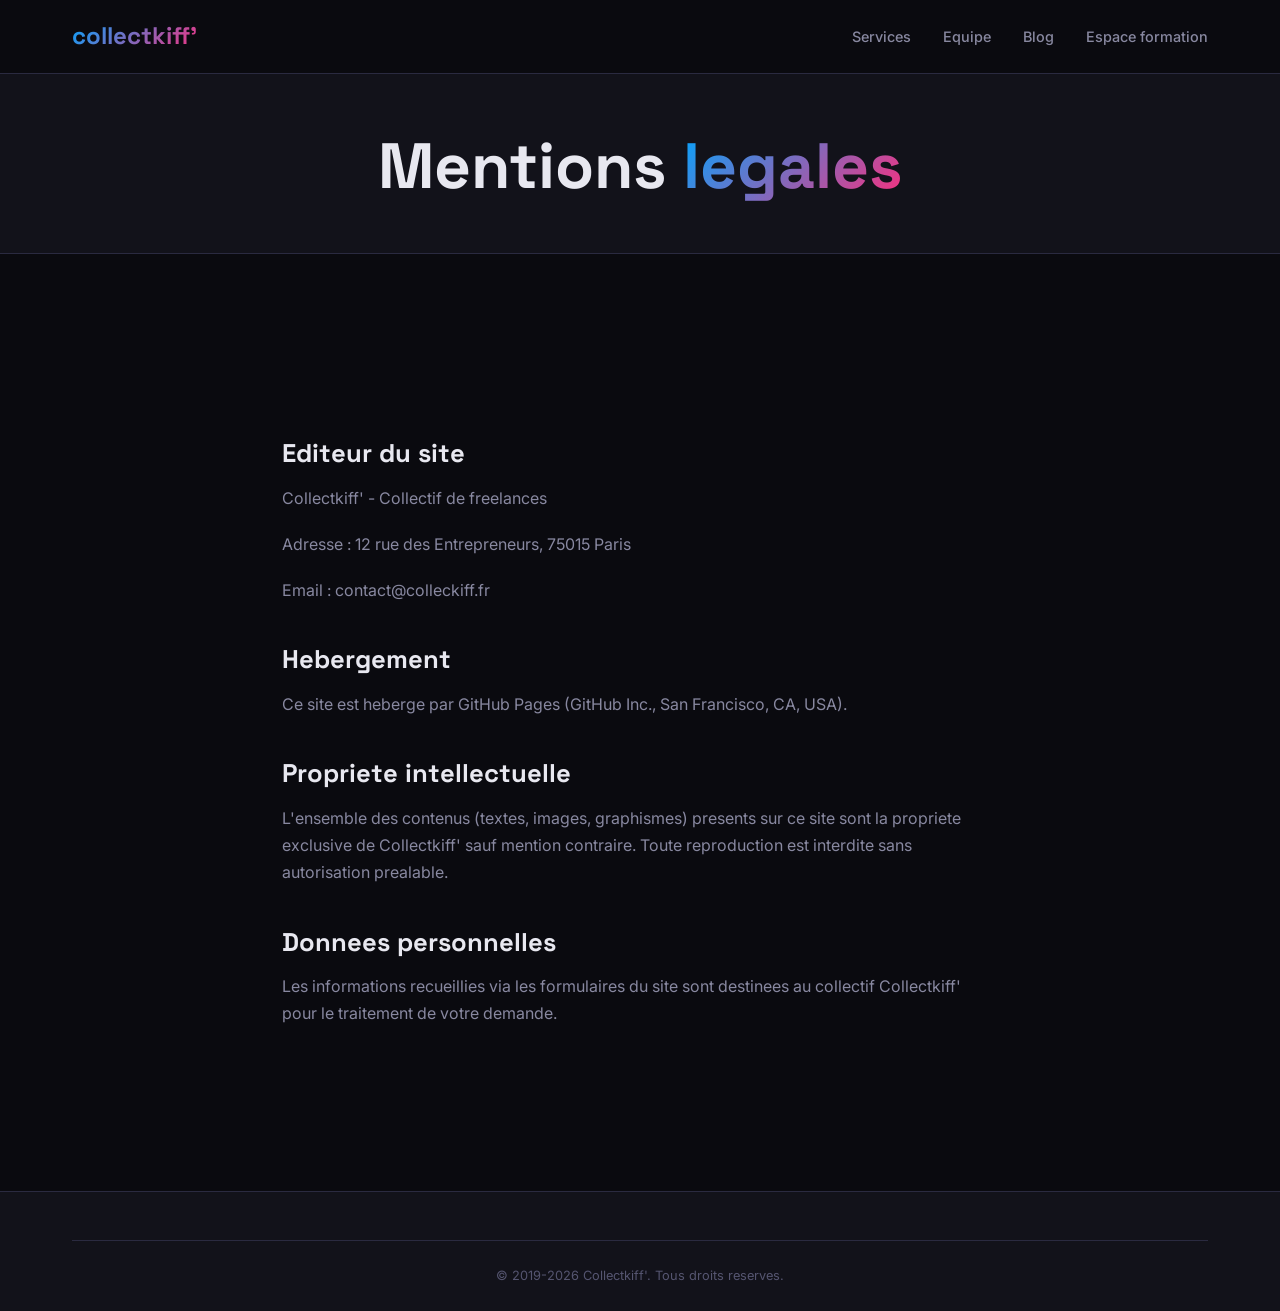
<file: mentions-legales.html>
<!DOCTYPE html>
<html lang="fr">
<head>
  <meta charset="UTF-8">
  <meta name="viewport" content="width=device-width, initial-scale=1.0">
  <title>Mentions legales - Collectkiff'</title>
  <link rel="stylesheet" href="assets/css/style.css">
  <link rel="stylesheet" href="https://cdnjs.cloudflare.com/ajax/libs/font-awesome/6.5.1/css/all.min.css">
  <!-- Google Tag Manager -->
  <script>(function(w,d,s,l,i){w[l]=w[l]||[];w[l].push({'gtm.start':
  new Date().getTime(),event:'gtm.js'});var f=d.getElementsByTagName(s)[0],
  j=d.createElement(s),dl=l!='dataLayer'?'&l='+l:'';j.async=true;j.src=
  'https://www.googletagmanager.com/gtm.js?id='+i+dl;f.parentNode.insertBefore(j,f);
  })(window,document,'script','dataLayer','GTM-W5HV362W');</script>
  <!-- End Google Tag Manager -->
</head>
<body>
<!-- Google Tag Manager (noscript) -->
<noscript><iframe src="https://www.googletagmanager.com/ns.html?id=GTM-W5HV362W"
height="0" width="0" style="display:none;visibility:hidden"></iframe></noscript>
<!-- End Google Tag Manager (noscript) -->
<nav class="navbar"><div class="container"><a href="index.html" class="logo">collectkiff'</a><ul class="nav-links"><li><a href="index.html#services">Services</a></li><li><a href="equipe.html">Equipe</a></li><li><a href="index.html#blog">Blog</a></li><li><a href="disclaimer.html">Espace formation</a></li></ul></div></nav>

<div class="page-header">
  <div class="container">
    <h1>Mentions <span class="gradient-text">legales</span></h1>
  </div>
</div>

<section>
  <div class="article-content">
    <h2>Editeur du site</h2>
    <p>Collectkiff' - Collectif de freelances</p>
    <p>Adresse : 12 rue des Entrepreneurs, 75015 Paris</p>
    <p>Email : contact@colleckiff.fr</p>

    <h2>Hebergement</h2>
    <p>Ce site est heberge par GitHub Pages (GitHub Inc., San Francisco, CA, USA).</p>

    <h2>Propriete intellectuelle</h2>
    <p>L'ensemble des contenus (textes, images, graphismes) presents sur ce site sont la propriete exclusive de Collectkiff' sauf mention contraire. Toute reproduction est interdite sans autorisation prealable.</p>

    <h2>Donnees personnelles</h2>
    <p>Les informations recueillies via les formulaires du site sont destinees au collectif Collectkiff' pour le traitement de votre demande.</p>

    <!-- VOLONTAIREMENT INCOMPLET : pas de mention DPO, pas de duree de conservation,
         pas de mention des droits RGPD (acces, rectification, suppression),
         pas de mention de la CNIL, pas de cookie policy,
         pas de base legale du traitement, pas de transfert hors UE -->
  </div>
</section>

<footer class="footer"><div class="container"><div class="footer-bottom"><p>&copy; 2019-2026 Collectkiff'. Tous droits reserves.</p></div></div></footer>
</body>
</html>
</file>
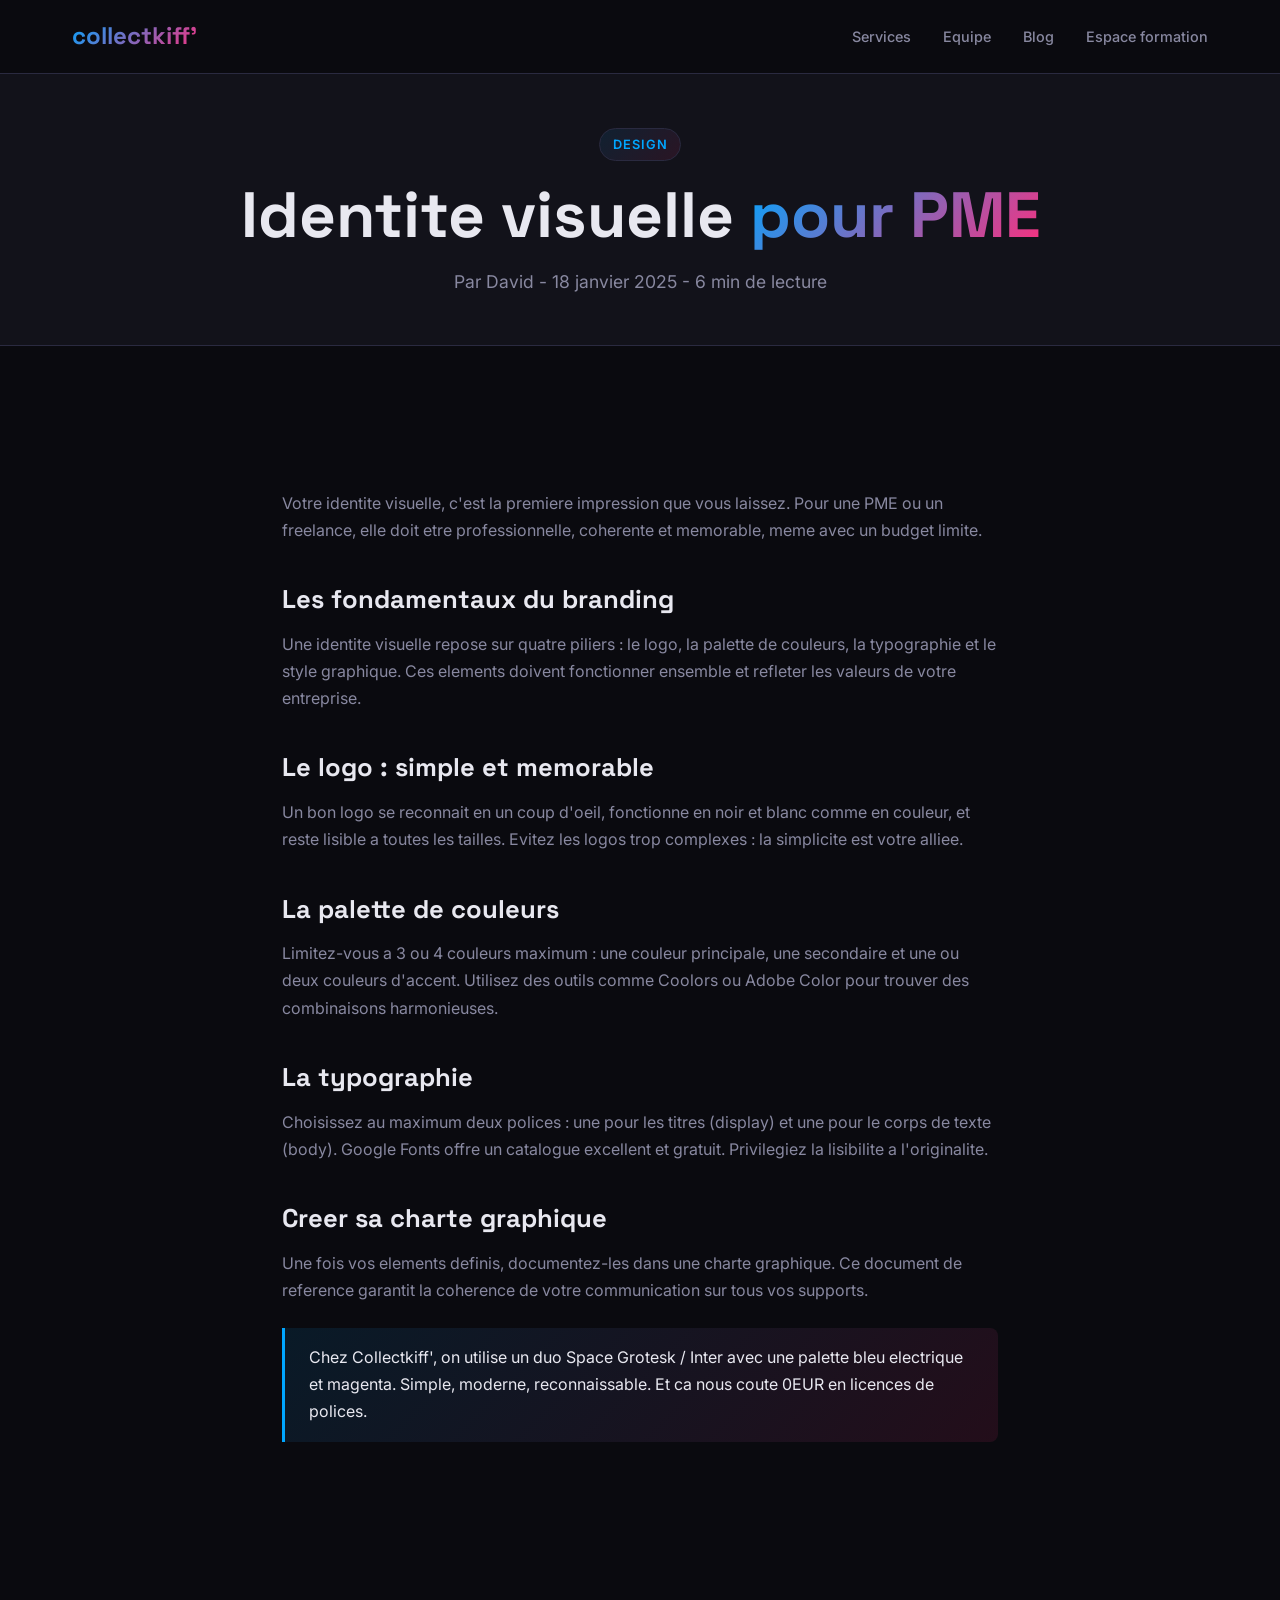
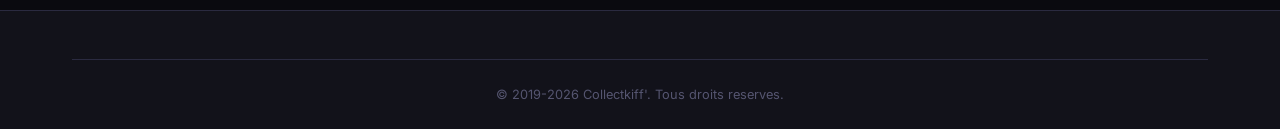
<file: blog/identite-visuelle-pme.html>
<!DOCTYPE html>
<html lang="fr">
<head>
  <meta charset="UTF-8">
  <meta name="viewport" content="width=device-width, initial-scale=1.0">
  <title>Identite visuelle pour PME - Collectkiff'</title>
  <link rel="stylesheet" href="../assets/css/style.css">
  <link rel="stylesheet" href="https://cdnjs.cloudflare.com/ajax/libs/font-awesome/6.5.1/css/all.min.css">
  <!-- Google Tag Manager -->
  <script>(function(w,d,s,l,i){w[l]=w[l]||[];w[l].push({'gtm.start':
  new Date().getTime(),event:'gtm.js'});var f=d.getElementsByTagName(s)[0],
  j=d.createElement(s),dl=l!='dataLayer'?'&l='+l:'';j.async=true;j.src=
  'https://www.googletagmanager.com/gtm.js?id='+i+dl;f.parentNode.insertBefore(j,f);
  })(window,document,'script','dataLayer','GTM-W5HV362W');</script>
  <!-- End Google Tag Manager -->
</head>
<body>
<!-- Google Tag Manager (noscript) -->
<noscript><iframe src="https://www.googletagmanager.com/ns.html?id=GTM-W5HV362W"
height="0" width="0" style="display:none;visibility:hidden"></iframe></noscript>
<!-- End Google Tag Manager (noscript) -->
<nav class="navbar"><div class="container"><a href="../index.html" class="logo">collectkiff'</a><ul class="nav-links"><li><a href="../index.html#services">Services</a></li><li><a href="../equipe.html">Equipe</a></li><li><a href="../index.html#blog">Blog</a></li><li><a href="../disclaimer.html">Espace formation</a></li></ul></div></nav>

<div class="page-header">
  <div class="container">
    <span class="section-tag">Design</span>
    <h1>Identite visuelle <span class="gradient-text">pour PME</span></h1>
    <p>Par David - 18 janvier 2025 - 6 min de lecture</p>
  </div>
</div>

<section>
  <div class="article-content">
    <p>Votre identite visuelle, c'est la premiere impression que vous laissez. Pour une PME ou un freelance, elle doit etre professionnelle, coherente et memorable, meme avec un budget limite.</p>

    <h2>Les fondamentaux du branding</h2>
    <p>Une identite visuelle repose sur quatre piliers : le logo, la palette de couleurs, la typographie et le style graphique. Ces elements doivent fonctionner ensemble et refleter les valeurs de votre entreprise.</p>

    <h2>Le logo : simple et memorable</h2>
    <p>Un bon logo se reconnait en un coup d'oeil, fonctionne en noir et blanc comme en couleur, et reste lisible a toutes les tailles. Evitez les logos trop complexes : la simplicite est votre alliee.</p>

    <h2>La palette de couleurs</h2>
    <p>Limitez-vous a 3 ou 4 couleurs maximum : une couleur principale, une secondaire et une ou deux couleurs d'accent. Utilisez des outils comme Coolors ou Adobe Color pour trouver des combinaisons harmonieuses.</p>

    <h2>La typographie</h2>
    <p>Choisissez au maximum deux polices : une pour les titres (display) et une pour le corps de texte (body). Google Fonts offre un catalogue excellent et gratuit. Privilegiez la lisibilite a l'originalite.</p>

    <h2>Creer sa charte graphique</h2>
    <p>Une fois vos elements definis, documentez-les dans une charte graphique. Ce document de reference garantit la coherence de votre communication sur tous vos supports.</p>

    <blockquote>Chez Collectkiff', on utilise un duo Space Grotesk / Inter avec une palette bleu electrique et magenta. Simple, moderne, reconnaissable. Et ca nous coute 0EUR en licences de polices.</blockquote>
  </div>
</section>

<footer class="footer"><div class="container"><div class="footer-bottom"><p>&copy; 2019-2026 Collectkiff'. Tous droits reserves.</p></div></div></footer>
</body>
</html>
</file>
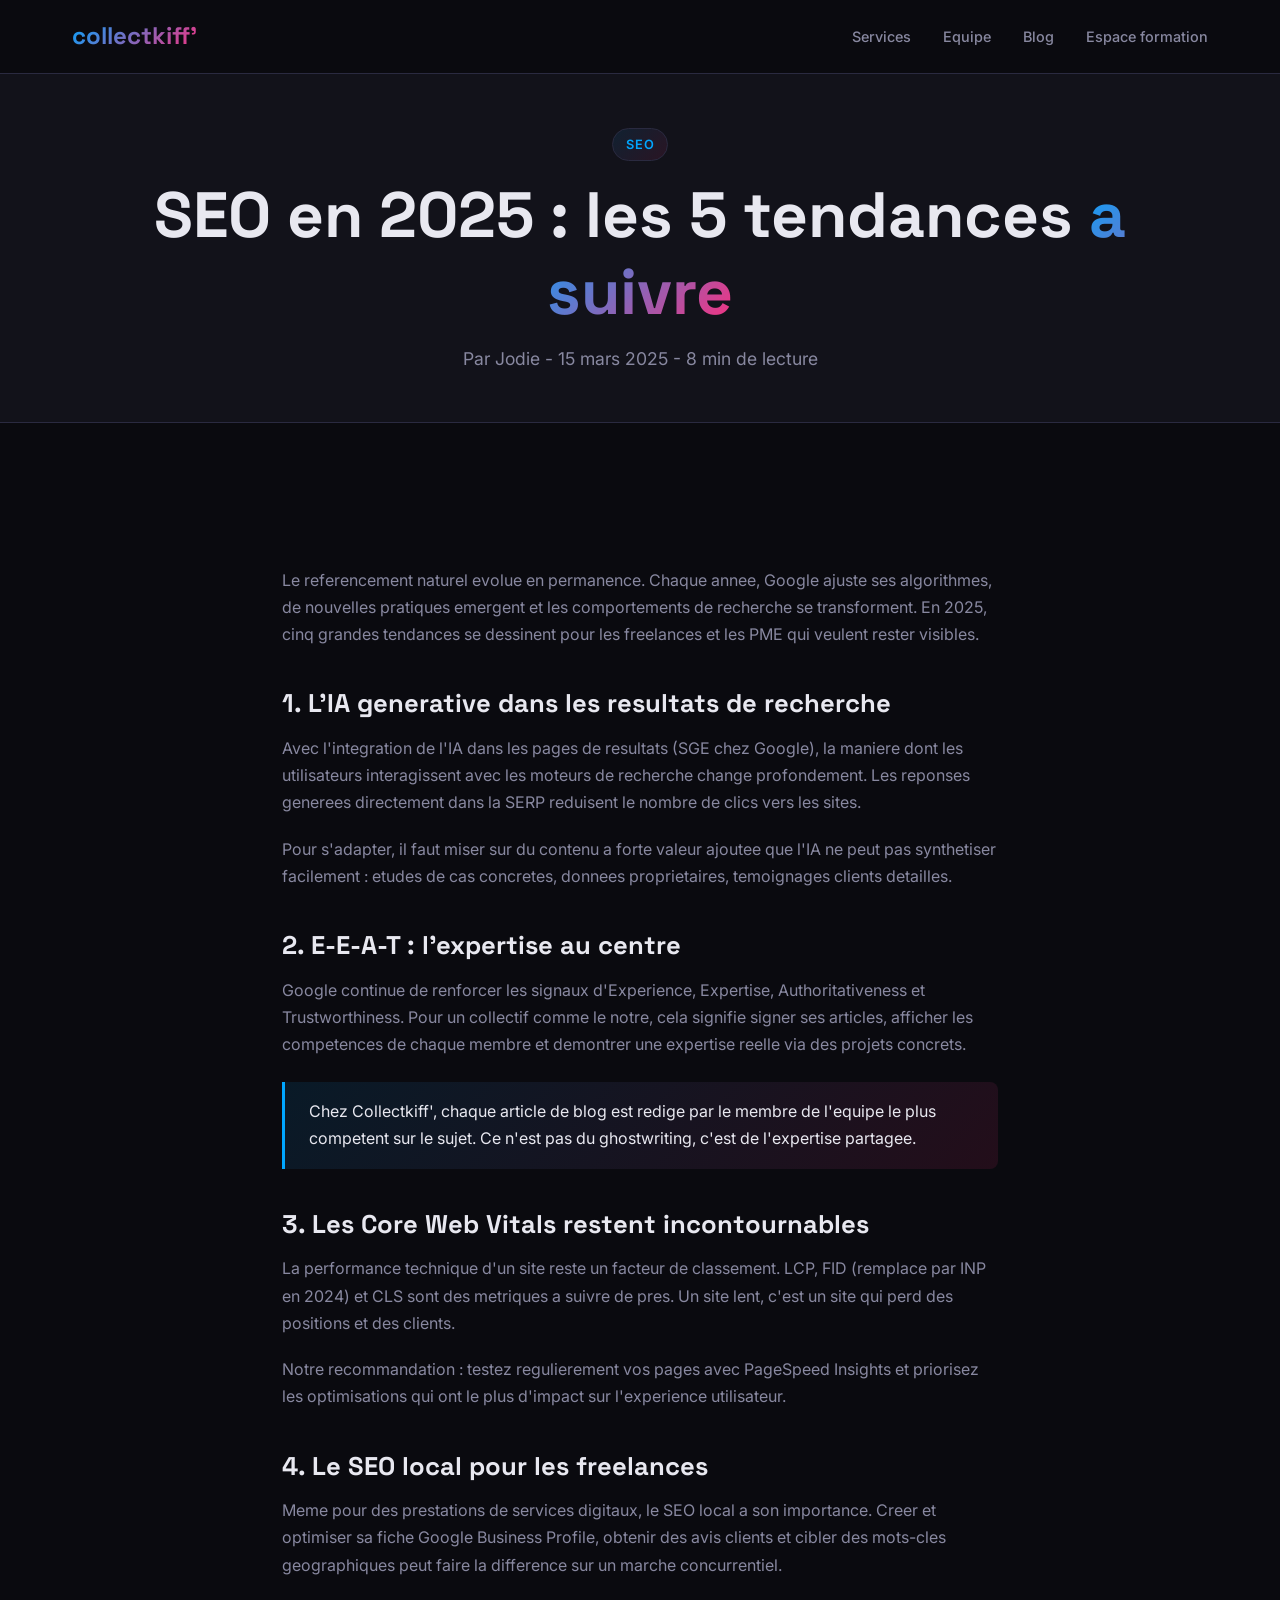
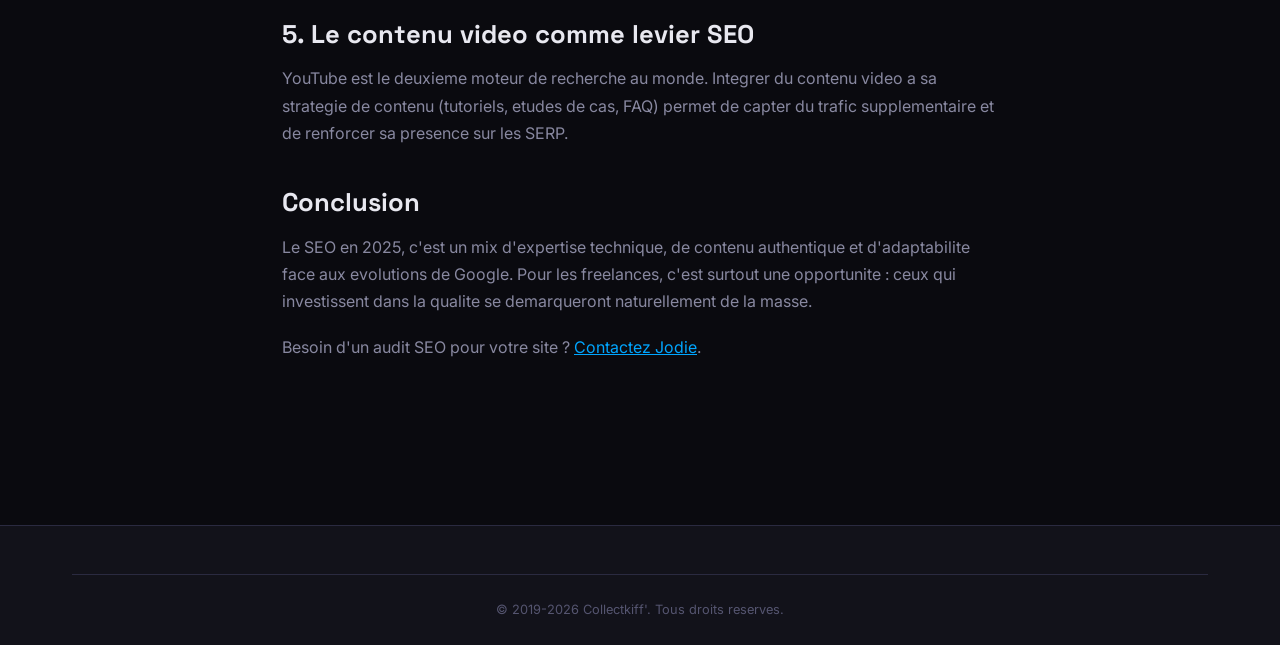
<file: blog/seo-freelance-2025.html>
<!DOCTYPE html>
<html lang="fr">
<head>
  <meta charset="UTF-8">
  <meta name="viewport" content="width=device-width, initial-scale=1.0">
  <title>SEO en 2025 : 5 tendances a suivre - Collectkiff'</title>
  <link rel="stylesheet" href="../assets/css/style.css">
  <link rel="stylesheet" href="https://cdnjs.cloudflare.com/ajax/libs/font-awesome/6.5.1/css/all.min.css">
  <!-- Google Tag Manager -->
  <script>(function(w,d,s,l,i){w[l]=w[l]||[];w[l].push({'gtm.start':
  new Date().getTime(),event:'gtm.js'});var f=d.getElementsByTagName(s)[0],
  j=d.createElement(s),dl=l!='dataLayer'?'&l='+l:'';j.async=true;j.src=
  'https://www.googletagmanager.com/gtm.js?id='+i+dl;f.parentNode.insertBefore(j,f);
  })(window,document,'script','dataLayer','GTM-W5HV362W');</script>
  <!-- End Google Tag Manager -->
</head>
<body>
<!-- Google Tag Manager (noscript) -->
<noscript><iframe src="https://www.googletagmanager.com/ns.html?id=GTM-W5HV362W"
height="0" width="0" style="display:none;visibility:hidden"></iframe></noscript>
<!-- End Google Tag Manager (noscript) -->
<nav class="navbar"><div class="container"><a href="../index.html" class="logo">collectkiff'</a><ul class="nav-links"><li><a href="../index.html#services">Services</a></li><li><a href="../equipe.html">Equipe</a></li><li><a href="../index.html#blog">Blog</a></li><li><a href="../disclaimer.html">Espace formation</a></li></ul></div></nav>

<div class="page-header">
  <div class="container">
    <span class="section-tag">SEO</span>
    <h1>SEO en 2025 : les 5 tendances <span class="gradient-text">a suivre</span></h1>
    <p>Par Jodie - 15 mars 2025 - 8 min de lecture</p>
  </div>
</div>

<section>
  <div class="article-content">
    <p>Le referencement naturel evolue en permanence. Chaque annee, Google ajuste ses algorithmes, de nouvelles pratiques emergent et les comportements de recherche se transforment. En 2025, cinq grandes tendances se dessinent pour les freelances et les PME qui veulent rester visibles.</p>

    <h2>1. L'IA generative dans les resultats de recherche</h2>
    <p>Avec l'integration de l'IA dans les pages de resultats (SGE chez Google), la maniere dont les utilisateurs interagissent avec les moteurs de recherche change profondement. Les reponses generees directement dans la SERP reduisent le nombre de clics vers les sites.</p>
    <p>Pour s'adapter, il faut miser sur du contenu a forte valeur ajoutee que l'IA ne peut pas synthetiser facilement : etudes de cas concretes, donnees proprietaires, temoignages clients detailles.</p>

    <h2>2. E-E-A-T : l'expertise au centre</h2>
    <p>Google continue de renforcer les signaux d'Experience, Expertise, Authoritativeness et Trustworthiness. Pour un collectif comme le notre, cela signifie signer ses articles, afficher les competences de chaque membre et demontrer une expertise reelle via des projets concrets.</p>
    <blockquote>Chez Collectkiff', chaque article de blog est redige par le membre de l'equipe le plus competent sur le sujet. Ce n'est pas du ghostwriting, c'est de l'expertise partagee.</blockquote>

    <h2>3. Les Core Web Vitals restent incontournables</h2>
    <p>La performance technique d'un site reste un facteur de classement. LCP, FID (remplace par INP en 2024) et CLS sont des metriques a suivre de pres. Un site lent, c'est un site qui perd des positions et des clients.</p>
    <p>Notre recommandation : testez regulierement vos pages avec PageSpeed Insights et priorisez les optimisations qui ont le plus d'impact sur l'experience utilisateur.</p>

    <h2>4. Le SEO local pour les freelances</h2>
    <p>Meme pour des prestations de services digitaux, le SEO local a son importance. Creer et optimiser sa fiche Google Business Profile, obtenir des avis clients et cibler des mots-cles geographiques peut faire la difference sur un marche concurrentiel.</p>

    <h2>5. Le contenu video comme levier SEO</h2>
    <p>YouTube est le deuxieme moteur de recherche au monde. Integrer du contenu video a sa strategie de contenu (tutoriels, etudes de cas, FAQ) permet de capter du trafic supplementaire et de renforcer sa presence sur les SERP.</p>

    <h2>Conclusion</h2>
    <p>Le SEO en 2025, c'est un mix d'expertise technique, de contenu authentique et d'adaptabilite face aux evolutions de Google. Pour les freelances, c'est surtout une opportunite : ceux qui investissent dans la qualite se demarqueront naturellement de la masse.</p>
    <p>Besoin d'un audit SEO pour votre site ? <a href="../index.html#contact" style="color:var(--accent-blue)">Contactez Jodie</a>.</p>
  </div>
</section>

<footer class="footer"><div class="container"><div class="footer-bottom"><p>&copy; 2019-2026 Collectkiff'. Tous droits reserves.</p></div></div></footer>
</body>
</html>
</file>
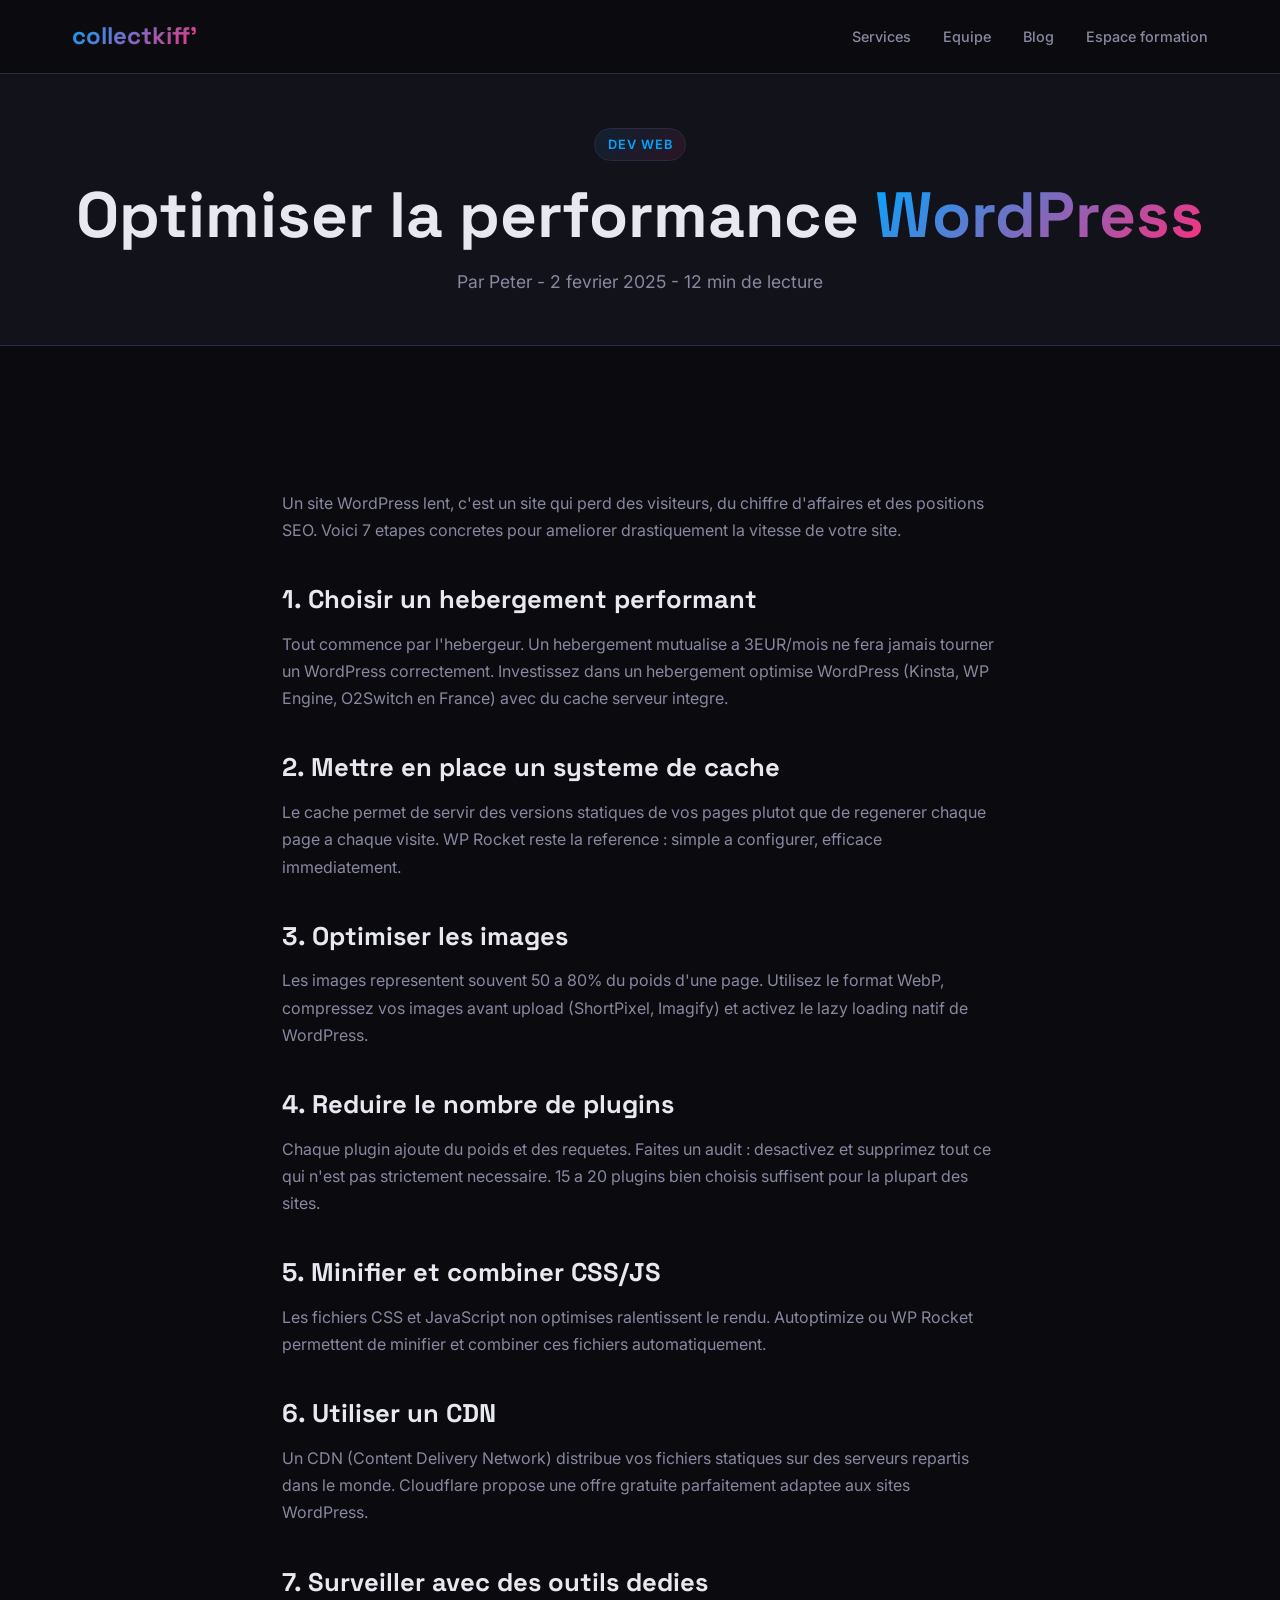
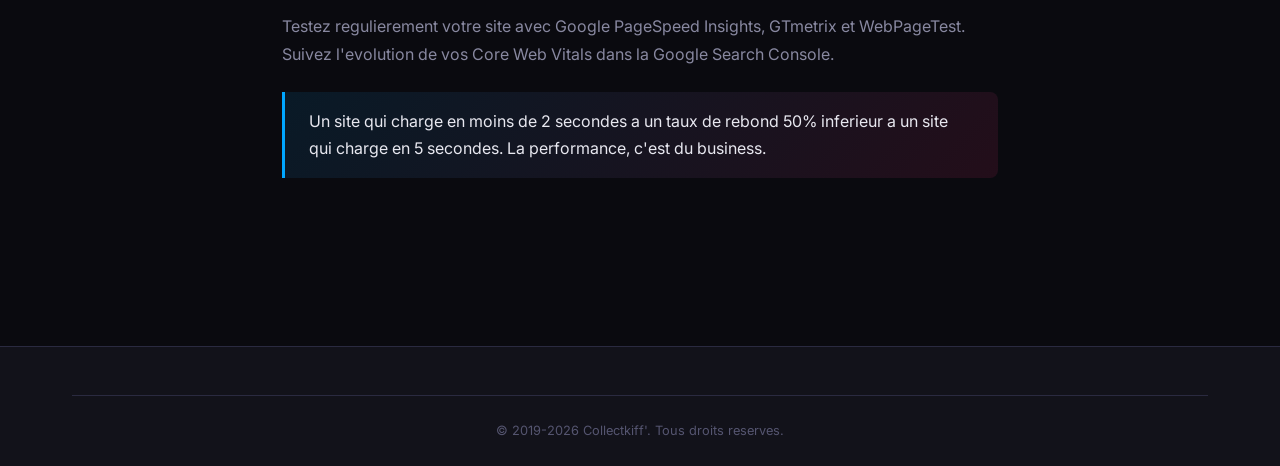
<file: blog/wordpress-performance.html>
<!DOCTYPE html>
<html lang="fr">
<head>
  <meta charset="UTF-8">
  <meta name="viewport" content="width=device-width, initial-scale=1.0">
  <title>Optimiser la performance WordPress - Collectkiff'</title>
  <link rel="stylesheet" href="../assets/css/style.css">
  <link rel="stylesheet" href="https://cdnjs.cloudflare.com/ajax/libs/font-awesome/6.5.1/css/all.min.css">
  <!-- Google Tag Manager -->
  <script>(function(w,d,s,l,i){w[l]=w[l]||[];w[l].push({'gtm.start':
  new Date().getTime(),event:'gtm.js'});var f=d.getElementsByTagName(s)[0],
  j=d.createElement(s),dl=l!='dataLayer'?'&l='+l:'';j.async=true;j.src=
  'https://www.googletagmanager.com/gtm.js?id='+i+dl;f.parentNode.insertBefore(j,f);
  })(window,document,'script','dataLayer','GTM-W5HV362W');</script>
  <!-- End Google Tag Manager -->
</head>
<body>
<!-- Google Tag Manager (noscript) -->
<noscript><iframe src="https://www.googletagmanager.com/ns.html?id=GTM-W5HV362W"
height="0" width="0" style="display:none;visibility:hidden"></iframe></noscript>
<!-- End Google Tag Manager (noscript) -->
<nav class="navbar"><div class="container"><a href="../index.html" class="logo">collectkiff'</a><ul class="nav-links"><li><a href="../index.html#services">Services</a></li><li><a href="../equipe.html">Equipe</a></li><li><a href="../index.html#blog">Blog</a></li><li><a href="../disclaimer.html">Espace formation</a></li></ul></div></nav>

<div class="page-header">
  <div class="container">
    <span class="section-tag">Dev Web</span>
    <h1>Optimiser la performance <span class="gradient-text">WordPress</span></h1>
    <p>Par Peter - 2 fevrier 2025 - 12 min de lecture</p>
  </div>
</div>

<section>
  <div class="article-content">
    <p>Un site WordPress lent, c'est un site qui perd des visiteurs, du chiffre d'affaires et des positions SEO. Voici 7 etapes concretes pour ameliorer drastiquement la vitesse de votre site.</p>

    <h2>1. Choisir un hebergement performant</h2>
    <p>Tout commence par l'hebergeur. Un hebergement mutualise a 3EUR/mois ne fera jamais tourner un WordPress correctement. Investissez dans un hebergement optimise WordPress (Kinsta, WP Engine, O2Switch en France) avec du cache serveur integre.</p>

    <h2>2. Mettre en place un systeme de cache</h2>
    <p>Le cache permet de servir des versions statiques de vos pages plutot que de regenerer chaque page a chaque visite. WP Rocket reste la reference : simple a configurer, efficace immediatement.</p>

    <h2>3. Optimiser les images</h2>
    <p>Les images representent souvent 50 a 80% du poids d'une page. Utilisez le format WebP, compressez vos images avant upload (ShortPixel, Imagify) et activez le lazy loading natif de WordPress.</p>

    <h2>4. Reduire le nombre de plugins</h2>
    <p>Chaque plugin ajoute du poids et des requetes. Faites un audit : desactivez et supprimez tout ce qui n'est pas strictement necessaire. 15 a 20 plugins bien choisis suffisent pour la plupart des sites.</p>

    <h2>5. Minifier et combiner CSS/JS</h2>
    <p>Les fichiers CSS et JavaScript non optimises ralentissent le rendu. Autoptimize ou WP Rocket permettent de minifier et combiner ces fichiers automatiquement.</p>

    <h2>6. Utiliser un CDN</h2>
    <p>Un CDN (Content Delivery Network) distribue vos fichiers statiques sur des serveurs repartis dans le monde. Cloudflare propose une offre gratuite parfaitement adaptee aux sites WordPress.</p>

    <h2>7. Surveiller avec des outils dedies</h2>
    <p>Testez regulierement votre site avec Google PageSpeed Insights, GTmetrix et WebPageTest. Suivez l'evolution de vos Core Web Vitals dans la Google Search Console.</p>

    <blockquote>Un site qui charge en moins de 2 secondes a un taux de rebond 50% inferieur a un site qui charge en 5 secondes. La performance, c'est du business.</blockquote>
  </div>
</section>

<footer class="footer"><div class="container"><div class="footer-bottom"><p>&copy; 2019-2026 Collectkiff'. Tous droits reserves.</p></div></div></footer>
</body>
</html>
</file>
<file: assets/css/style.css>
@import url('https://fonts.googleapis.com/css2?family=Inter:wght@300;400;500;600;700;900&family=Space+Grotesk:wght@400;500;700&display=swap');
:root{--bg-primary:#0a0a0f;--bg-secondary:#12121a;--bg-card:#1a1a28;--bg-card-hover:#222235;--accent-blue:#00a6ff;--accent-magenta:#ff2d7b;--accent-cyan:#00e5ff;--accent-gold:#ffd700;--text-primary:#e8e8f0;--text-secondary:#8888a0;--text-muted:#555570;--border:#2a2a40;--gradient-main:linear-gradient(135deg,var(--accent-blue),var(--accent-magenta));--gradient-subtle:linear-gradient(135deg,rgba(0,166,255,0.1),rgba(255,45,123,0.1));--shadow-glow:0 0 30px rgba(0,166,255,0.15);--radius:12px;--radius-sm:8px;--max-width:1200px;--transition:0.3s cubic-bezier(0.4,0,0.2,1)}
*,*::before,*::after{margin:0;padding:0;box-sizing:border-box}
html{scroll-behavior:smooth;font-size:16px}
body{font-family:'Inter',system-ui,sans-serif;background:var(--bg-primary);color:var(--text-primary);line-height:1.7;overflow-x:hidden}
h1,h2,h3,h4{font-family:'Space Grotesk',sans-serif;font-weight:700;line-height:1.2}
h1{font-size:clamp(2.5rem,5vw,4rem)}h2{font-size:clamp(1.8rem,3vw,2.5rem)}h3{font-size:1.3rem}
.gradient-text{background:var(--gradient-main);-webkit-background-clip:text;-webkit-text-fill-color:transparent;background-clip:text}
.container{max-width:var(--max-width);margin:0 auto;padding:0 2rem}
section{padding:6rem 0}
.navbar{position:fixed;top:0;width:100%;z-index:1000;background:rgba(10,10,15,0.85);backdrop-filter:blur(20px);border-bottom:1px solid var(--border);padding:1rem 0}
.navbar .container{display:flex;justify-content:space-between;align-items:center}
.logo{font-family:'Space Grotesk',sans-serif;font-size:1.5rem;font-weight:900;text-decoration:none;background:var(--gradient-main);-webkit-background-clip:text;-webkit-text-fill-color:transparent;background-clip:text}
.nav-links{display:flex;list-style:none;gap:2rem;align-items:center}
.nav-links a{color:var(--text-secondary);text-decoration:none;font-size:.9rem;font-weight:500;transition:color var(--transition);position:relative}
.nav-links a:hover{color:var(--text-primary)}
.nav-links a::after{content:'';position:absolute;bottom:-4px;left:0;width:0;height:2px;background:var(--gradient-main);transition:width var(--transition)}
.nav-links a:hover::after{width:100%}
.hero{min-height:100vh;display:flex;align-items:center;position:relative;overflow:hidden;padding-top:5rem}
.hero::before{content:'';position:absolute;top:-50%;left:-20%;width:60%;height:100%;background:radial-gradient(ellipse,rgba(0,166,255,0.08) 0%,transparent 70%);pointer-events:none}
.hero::after{content:'';position:absolute;bottom:-30%;right:-20%;width:50%;height:80%;background:radial-gradient(ellipse,rgba(255,45,123,0.06) 0%,transparent 70%);pointer-events:none}
.hero-content{position:relative;z-index:1;max-width:750px}
.hero-tag{display:inline-flex;align-items:center;gap:.5rem;padding:.4rem 1rem;background:var(--gradient-subtle);border:1px solid var(--border);border-radius:100px;font-size:.85rem;color:var(--accent-cyan);margin-bottom:1.5rem;font-weight:500}
.hero-tag::before{content:'';width:6px;height:6px;background:var(--accent-cyan);border-radius:50%;animation:pulse 2s infinite}
@keyframes pulse{0%,100%{opacity:1}50%{opacity:.3}}
.hero h1{margin-bottom:1.5rem}.hero p{font-size:1.15rem;color:var(--text-secondary);margin-bottom:2.5rem;max-width:600px}
.hero-buttons{display:flex;gap:1rem;flex-wrap:wrap}
.btn{display:inline-flex;align-items:center;gap:.5rem;padding:.85rem 2rem;border-radius:var(--radius-sm);font-size:.95rem;font-weight:600;text-decoration:none;transition:all var(--transition);cursor:pointer;border:none;font-family:inherit}
.btn-primary{background:var(--gradient-main);color:#fff;box-shadow:0 4px 15px rgba(0,166,255,0.3)}
.btn-primary:hover{transform:translateY(-2px);box-shadow:0 6px 25px rgba(0,166,255,0.4)}
.btn-secondary{background:transparent;color:var(--text-primary);border:1px solid var(--border)}
.btn-secondary:hover{border-color:var(--accent-blue);background:rgba(0,166,255,0.05)}
.btn-cta{background:var(--accent-magenta);color:#fff;font-size:1.1rem;padding:1rem 2.5rem;box-shadow:0 4px 20px rgba(255,45,123,0.4)}
.btn-cta:hover{transform:translateY(-2px);box-shadow:0 6px 30px rgba(255,45,123,0.5)}
.stats-bar{background:var(--bg-secondary);border-top:1px solid var(--border);border-bottom:1px solid var(--border);padding:3rem 0}
.stats-grid{display:grid;grid-template-columns:repeat(4,1fr);gap:2rem;text-align:center}
.stat-item h3{font-size:2.5rem;background:var(--gradient-main);-webkit-background-clip:text;-webkit-text-fill-color:transparent;background-clip:text;margin-bottom:.3rem}
.stat-item p{color:var(--text-secondary);font-size:.9rem}
.section-header{text-align:center;max-width:650px;margin:0 auto 4rem}
.section-header p{color:var(--text-secondary);margin-top:1rem;font-size:1.05rem}
.section-tag{display:inline-block;padding:.3rem .8rem;background:var(--gradient-subtle);border:1px solid var(--border);border-radius:100px;font-size:.8rem;color:var(--accent-blue);font-weight:600;text-transform:uppercase;letter-spacing:1px;margin-bottom:1rem}
.services-grid{display:grid;grid-template-columns:repeat(auto-fit,minmax(320px,1fr));gap:1.5rem}
.service-card{background:var(--bg-card);border:1px solid var(--border);border-radius:var(--radius);padding:2rem;transition:all var(--transition);position:relative;overflow:hidden}
.service-card:hover{background:var(--bg-card-hover);border-color:rgba(0,166,255,0.3);transform:translateY(-4px);box-shadow:var(--shadow-glow)}
.service-icon{width:48px;height:48px;border-radius:var(--radius-sm);background:var(--gradient-subtle);display:flex;align-items:center;justify-content:center;font-size:1.5rem;margin-bottom:1.2rem}
.service-card h3{margin-bottom:.8rem}.service-card p{color:var(--text-secondary);font-size:.95rem}
.service-card .price{margin-top:1.2rem;padding-top:1.2rem;border-top:1px solid var(--border);font-weight:600;color:var(--accent-cyan)}
.team-grid{display:grid;grid-template-columns:repeat(3,1fr);gap:2rem}
.team-card{background:var(--bg-card);border:1px solid var(--border);border-radius:var(--radius);padding:2.5rem 2rem;text-align:center;transition:all var(--transition)}
.team-card:hover{border-color:rgba(0,166,255,0.3);box-shadow:var(--shadow-glow)}
.team-avatar{width:100px;height:100px;border-radius:50%;margin:0 auto 1.5rem;background:var(--gradient-main);display:flex;align-items:center;justify-content:center;font-size:2.5rem;font-weight:900;color:#fff;font-family:'Space Grotesk',sans-serif}
.team-card h3{margin-bottom:.3rem}.team-role{color:var(--accent-blue);font-size:.9rem;font-weight:500;margin-bottom:1rem}
.team-card p{color:var(--text-secondary);font-size:.9rem}
.team-socials{display:flex;justify-content:center;gap:.8rem;margin-top:1.5rem}
.team-socials a{width:36px;height:36px;border-radius:50%;border:1px solid var(--border);display:flex;align-items:center;justify-content:center;color:var(--text-secondary);text-decoration:none;font-size:.9rem;transition:all var(--transition)}
.team-socials a:hover{border-color:var(--accent-blue);color:var(--accent-blue);background:rgba(0,166,255,0.1)}
.blog-grid{display:grid;grid-template-columns:repeat(auto-fit,minmax(340px,1fr));gap:1.5rem}
.blog-card{background:var(--bg-card);border:1px solid var(--border);border-radius:var(--radius);overflow:hidden;transition:all var(--transition);text-decoration:none;color:inherit;display:block}
.blog-card:hover{border-color:rgba(0,166,255,0.3);transform:translateY(-4px);box-shadow:var(--shadow-glow)}
.blog-card-img{height:200px;background:var(--gradient-subtle);display:flex;align-items:center;justify-content:center;font-size:3rem;border-bottom:1px solid var(--border)}
.blog-card-body{padding:1.5rem}
.blog-tag{display:inline-block;padding:.2rem .6rem;background:rgba(0,166,255,0.1);color:var(--accent-blue);border-radius:4px;font-size:.75rem;font-weight:600;text-transform:uppercase;margin-bottom:.8rem}
.blog-card h3{margin-bottom:.6rem;font-size:1.15rem}.blog-card p{color:var(--text-secondary);font-size:.9rem}
.blog-meta{margin-top:1rem;font-size:.8rem;color:var(--text-muted)}
.cta-section{background:var(--bg-secondary);border-top:1px solid var(--border);border-bottom:1px solid var(--border);text-align:center}
.cta-section h2{margin-bottom:1rem}.cta-section p{color:var(--text-secondary);max-width:550px;margin:0 auto 2rem}
.disclaimer-banner{background:linear-gradient(135deg,rgba(255,45,123,0.1),rgba(255,215,0,0.1));border:1px solid rgba(255,215,0,0.3);border-radius:var(--radius);padding:2rem;margin-bottom:2rem}
.disclaimer-banner h3{color:var(--accent-gold);margin-bottom:.5rem}
.disclaimer-content{background:var(--bg-card);border:1px solid var(--border);border-radius:var(--radius);padding:2.5rem;margin-bottom:2rem}
.disclaimer-content h3{margin-bottom:1rem;color:var(--accent-blue)}
.disclaimer-content ul{list-style:none;padding:0}
.disclaimer-content li{padding:.6rem 0;padding-left:1.5rem;position:relative;color:var(--text-secondary)}
.disclaimer-content li::before{content:'>';position:absolute;left:0;color:var(--accent-blue);font-weight:700;font-family:'Space Grotesk',monospace}
.channel-grid{display:grid;grid-template-columns:repeat(auto-fit,minmax(250px,1fr));gap:1rem;margin-top:1.5rem}
.channel-item{background:var(--bg-secondary);border:1px solid var(--border);border-radius:var(--radius-sm);padding:1.2rem;display:flex;align-items:center;gap:1rem}
.channel-icon{width:40px;height:40px;border-radius:var(--radius-sm);background:var(--gradient-subtle);display:flex;align-items:center;justify-content:center;font-size:1.2rem;flex-shrink:0}
.channel-item strong{display:block;font-size:.9rem}.channel-item span{font-size:.8rem;color:var(--text-muted)}
.footer{background:var(--bg-secondary);border-top:1px solid var(--border);padding:3rem 0 1.5rem}
.footer-grid{display:grid;grid-template-columns:2fr 1fr 1fr 1fr;gap:2rem;margin-bottom:2rem}
.footer-col h4{margin-bottom:1rem;font-size:.95rem}
.footer-col p,.footer-col a{color:var(--text-secondary);font-size:.9rem;text-decoration:none;display:block;margin-bottom:.5rem;transition:color var(--transition)}
.footer-col a:hover{color:var(--accent-blue)}
.footer-social{display:flex;gap:.8rem;margin-top:1rem}
.footer-social a{width:40px;height:40px;border-radius:50%;border:1px solid var(--border);display:flex;align-items:center;justify-content:center;color:var(--text-secondary);font-size:1rem;transition:all var(--transition);margin:0}
.footer-social a:hover{border-color:var(--accent-blue);color:var(--accent-blue);background:rgba(0,166,255,0.1)}
.footer-bottom{border-top:1px solid var(--border);padding-top:1.5rem;text-align:center;color:var(--text-muted);font-size:.8rem}
.page-header{padding:8rem 0 3rem;background:var(--bg-secondary);border-bottom:1px solid var(--border);text-align:center}
.page-header p{color:var(--text-secondary);margin-top:.8rem;font-size:1.1rem}
.article-content{max-width:780px;margin:0 auto;padding:3rem 2rem}
.article-content h2{margin:2.5rem 0 1rem;font-size:1.6rem}
.article-content h3{margin:2rem 0 .8rem}
.article-content p{margin-bottom:1.2rem;color:var(--text-secondary)}
.article-content ul,.article-content ol{margin:1rem 0 1.5rem 1.5rem;color:var(--text-secondary)}
.article-content li{margin-bottom:.5rem}
.article-content blockquote{border-left:3px solid var(--accent-blue);padding:1rem 1.5rem;margin:1.5rem 0;background:var(--gradient-subtle);border-radius:0 var(--radius-sm) var(--radius-sm) 0;color:var(--text-primary)}
@media(max-width:768px){.nav-links{display:none}.stats-grid{grid-template-columns:repeat(2,1fr)}.team-grid{grid-template-columns:1fr}.footer-grid{grid-template-columns:1fr 1fr}section{padding:4rem 0}}
@media(max-width:480px){.stats-grid{grid-template-columns:1fr}.footer-grid{grid-template-columns:1fr}}
</file>
